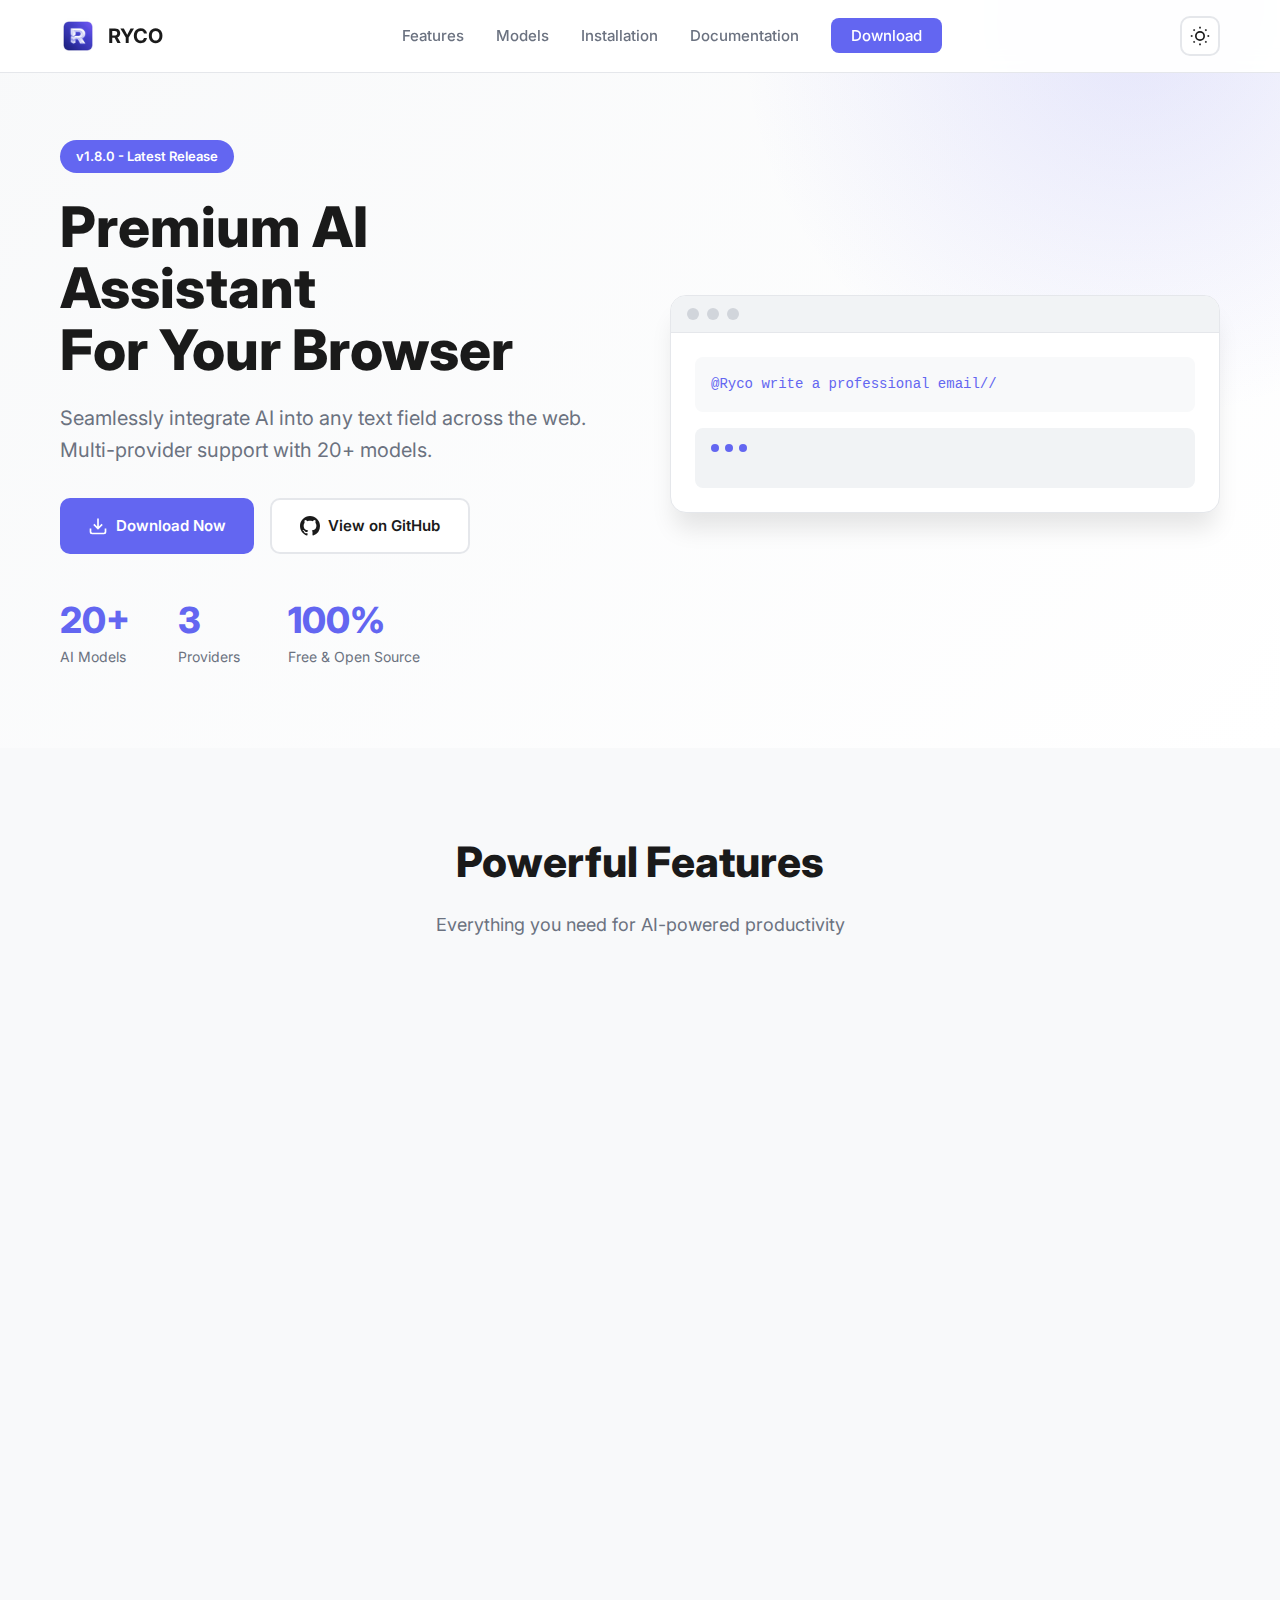
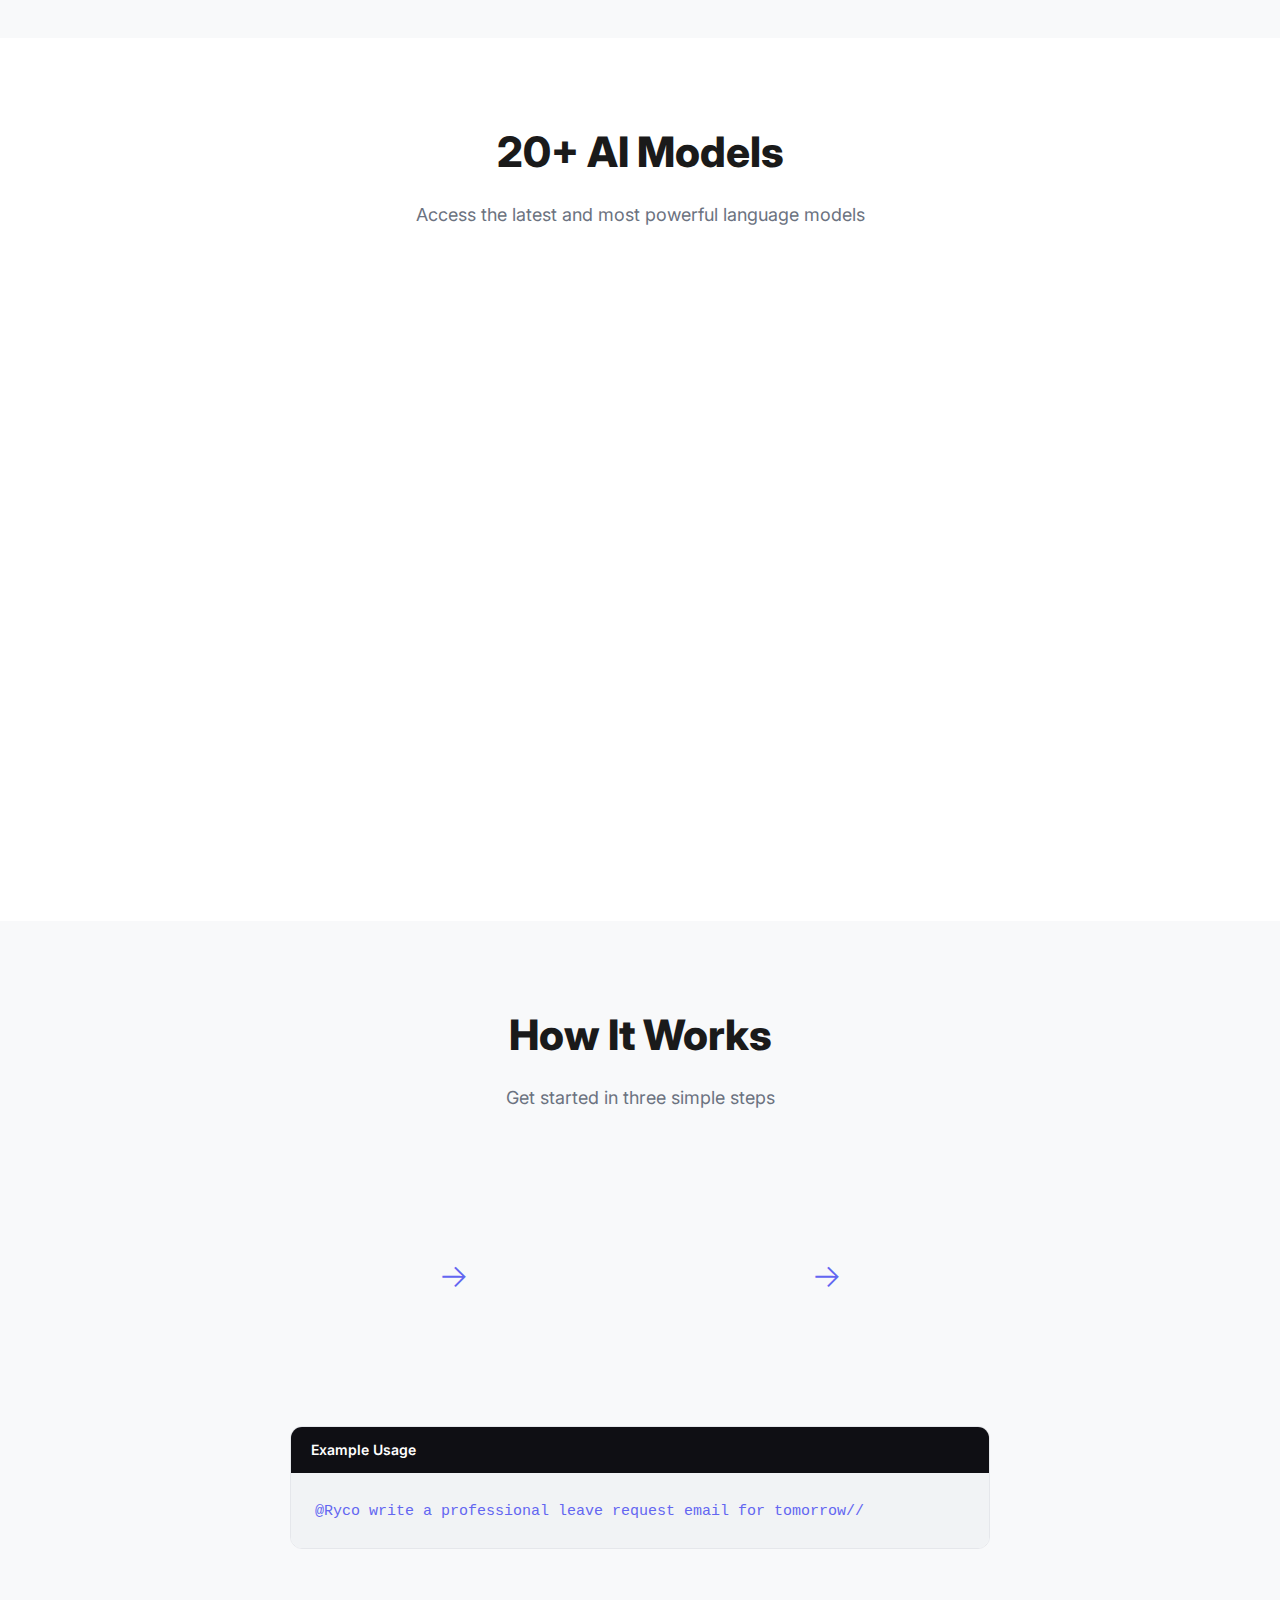
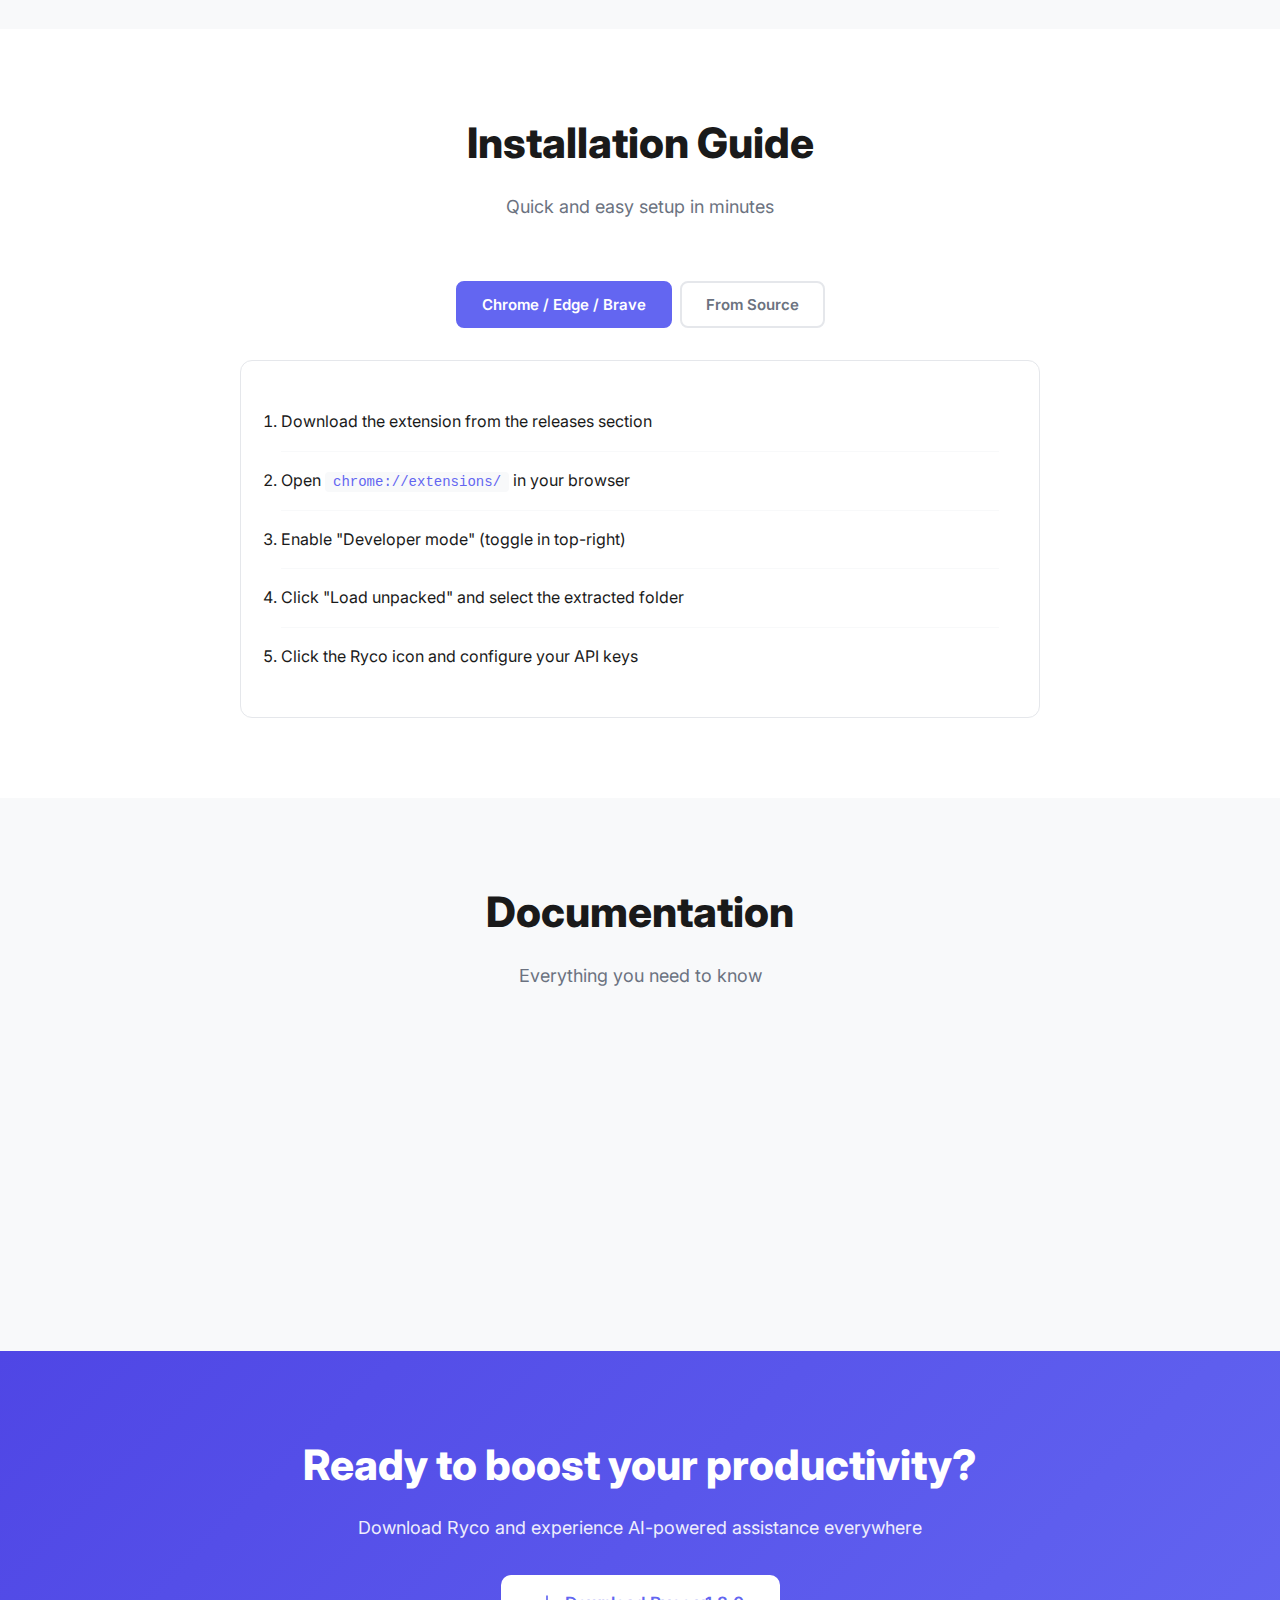
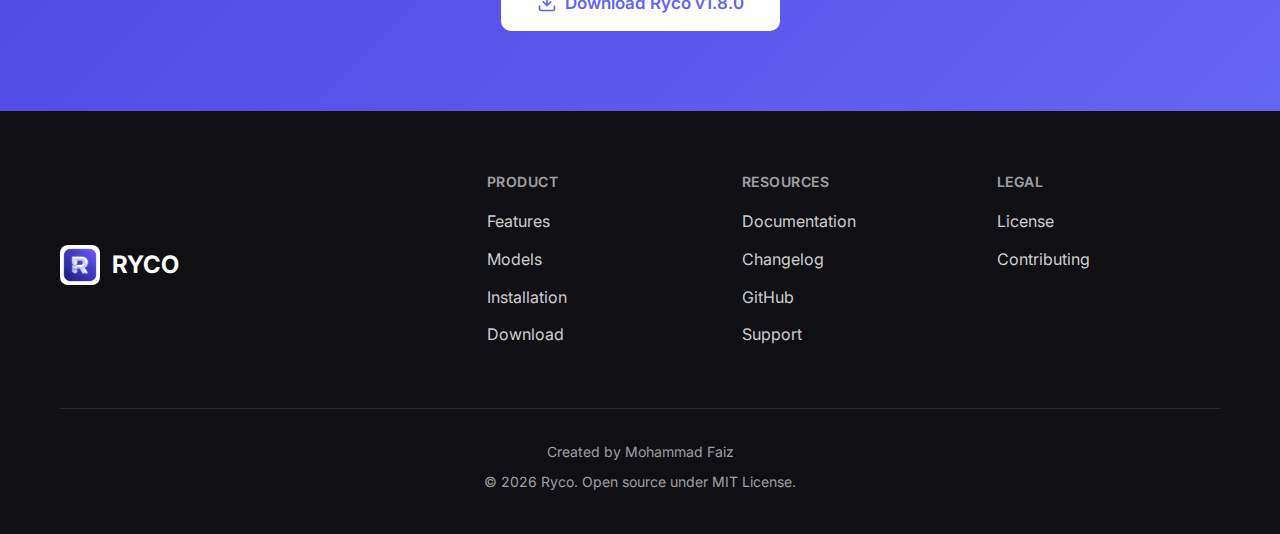
<file: Web/index.html>
<!DOCTYPE html>
<html lang="en">
<head>
    <meta charset="UTF-8">
    <meta name="viewport" content="width=device-width, initial-scale=1.0">
    <meta name="description" content="Ryco - Premium AI assistant browser extension that works anywhere on the web. Multi-provider support for NVIDIA NIM, Google Gemini, and OpenAI.">
    <meta name="keywords" content="AI assistant, browser extension, NVIDIA NIM, Google Gemini, OpenAI, productivity">
    <meta name="author" content="Mohammad Faiz">
    <meta name="color-scheme" content="light dark">
    <title>Ryco - Multi-LLM AI Assistant Browser Extension</title>
    <link rel="shortcut icon" href="favicon.png" type="image/png">
    <link rel="icon" type="image/png" sizes="16x16" href="icons/icon-16.png">
    <link rel="icon" type="image/png" sizes="48x48" href="icons/icon-48.png">
    <link rel="icon" type="image/png" sizes="128x128" href="icons/icon-128.png">
    <link rel="apple-touch-icon" sizes="128x128" href="icons/icon-128.png">
    <link href="https://fonts.googleapis.com/css2?family=Inter:wght@300;400;500;600;700;800&display=swap" rel="stylesheet">
    <link rel="stylesheet" href="styles.css">
</head>
<body>
    <!-- 
        THEME SYSTEM:
        - Automatically detects system theme preference (prefers-color-scheme)
        - Switches theme in real-time when system preference changes
        - Manual theme toggle available in navigation
        - Theme preference persisted in localStorage
        - Syncs across browser tabs automatically
        - No flash of unstyled content (FOUC)
        - Corporate-level production-grade implementation
        
        API:
        - RycoTheme.toggle() - Toggle between light/dark
        - RycoTheme.setTheme('light'|'dark'|'auto') - Set specific theme
        - RycoTheme.getEffectiveTheme() - Get current active theme
    -->
    <!-- Navigation -->
    <nav class="navbar">
        <div class="container">
            <div class="nav-brand">
                <img src="icons/icon-48.png" alt="Ryco Logo" class="nav-logo">
                <span class="nav-title">RYCO</span>
            </div>
            <ul class="nav-menu" role="navigation" aria-label="Main navigation">
                <li><a href="#features">Features</a></li>
                <li><a href="#models">Models</a></li>
                <li><a href="#installation">Installation</a></li>
                <li><a href="#docs">Documentation</a></li>
                <li><a href="#download" class="nav-cta">Download</a></li>
            </ul>
            <div class="nav-actions">
                <button class="theme-toggle" id="themeToggle" aria-label="Toggle theme" title="Toggle theme" type="button">
                    <svg class="theme-icon theme-icon-light" viewBox="0 0 24 24" fill="none" stroke="currentColor" stroke-width="2" aria-hidden="true">
                        <circle cx="12" cy="12" r="5"/>
                        <line x1="12" y1="1" x2="12" y2="3"/>
                        <line x1="12" y1="21" x2="12" y2="23"/>
                        <line x1="4.22" y1="4.22" x2="5.64" y2="5.64"/>
                        <line x1="18.36" y1="18.36" x2="19.78" y2="19.78"/>
                        <line x1="1" y1="12" x2="3" y2="12"/>
                        <line x1="21" y1="12" x2="23" y2="12"/>
                        <line x1="4.22" y1="19.78" x2="5.64" y2="18.36"/>
                        <line x1="18.36" y1="5.64" x2="19.78" y2="4.22"/>
                    </svg>
                    <svg class="theme-icon theme-icon-dark" viewBox="0 0 24 24" fill="none" stroke="currentColor" stroke-width="2" aria-hidden="true">
                        <path d="M21 12.79A9 9 0 1 1 11.21 3 7 7 0 0 0 21 12.79z"/>
                    </svg>
                </button>
                <button class="mobile-menu-toggle" aria-label="Toggle menu" aria-expanded="false" type="button">
                    <span></span>
                    <span></span>
                    <span></span>
                </button>
            </div>
        </div>
    </nav>

    <!-- Hero Section -->
    <section class="hero">
        <div class="container">
            <div class="hero-content">
                <div class="hero-badge">v1.8.0 - Latest Release</div>
                <h1 class="hero-title">Premium AI Assistant<br>For Your Browser</h1>
                <p class="hero-subtitle">Seamlessly integrate AI into any text field across the web. Multi-provider support with 20+ models.</p>
                <div class="hero-actions">
                    <button class="btn btn-primary" onclick="showDownloadModal()" type="button">
                        <svg width="20" height="20" viewBox="0 0 24 24" fill="none" stroke="currentColor" stroke-width="2" aria-hidden="true">
                            <path d="M21 15v4a2 2 0 01-2 2H5a2 2 0 01-2-2v-4M7 10l5 5 5-5M12 15V3"/>
                        </svg>
                        Download Now
                    </button>
                    <a href="https://github.com/Mohammad-Faiz-Cloud-Engineer/ryco-ai-assistant" class="btn btn-secondary" target="_blank" rel="noopener noreferrer">
                        <svg width="20" height="20" viewBox="0 0 24 24" fill="currentColor" aria-hidden="true">
                            <path d="M12 0C5.37 0 0 5.37 0 12c0 5.31 3.435 9.795 8.205 11.385.6.105.825-.255.825-.57 0-.285-.015-1.23-.015-2.235-3.015.555-3.795-.735-4.035-1.41-.135-.345-.72-1.41-1.23-1.695-.42-.225-1.02-.78-.015-.795.945-.015 1.62.87 1.845 1.23 1.08 1.815 2.805 1.305 3.495.99.105-.78.42-1.305.765-1.605-2.67-.3-5.46-1.335-5.46-5.925 0-1.305.465-2.385 1.23-3.225-.12-.3-.54-1.53.12-3.18 0 0 1.005-.315 3.3 1.23.96-.27 1.98-.405 3-.405s2.04.135 3 .405c2.295-1.56 3.3-1.23 3.3-1.23.66 1.65.24 2.88.12 3.18.765.84 1.23 1.905 1.23 3.225 0 4.605-2.805 5.625-5.475 5.925.435.375.81 1.095.81 2.22 0 1.605-.015 2.895-.015 3.3 0 .315.225.69.825.57A12.02 12.02 0 0024 12c0-6.63-5.37-12-12-12z"/>
                        </svg>
                        View on GitHub
                    </a>
                </div>
                <div class="hero-stats">
                    <div class="stat">
                        <div class="stat-value">20+</div>
                        <div class="stat-label">AI Models</div>
                    </div>
                    <div class="stat">
                        <div class="stat-value">3</div>
                        <div class="stat-label">Providers</div>
                    </div>
                    <div class="stat">
                        <div class="stat-value">100%</div>
                        <div class="stat-label">Free & Open Source</div>
                    </div>
                </div>
            </div>
            <div class="hero-visual">
                <div class="demo-window">
                    <div class="demo-header">
                        <span class="demo-dot"></span>
                        <span class="demo-dot"></span>
                        <span class="demo-dot"></span>
                    </div>
                    <div class="demo-content">
                        <div class="demo-input">@Ryco write a professional email//</div>
                        <div class="demo-output">
                            <div class="typing-indicator">
                                <span></span><span></span><span></span>
                            </div>
                        </div>
                    </div>
                </div>
            </div>
        </div>
    </section>

    <!-- Features Section -->
    <section id="features" class="features">
        <div class="container">
            <div class="section-header">
                <h2>Powerful Features</h2>
                <p>Everything you need for AI-powered productivity</p>
            </div>
            <div class="features-grid">
                <div class="feature-card">
                    <div class="feature-icon">
                        <svg viewBox="0 0 24 24" fill="none" stroke="currentColor" stroke-width="2" aria-hidden="true">
                            <path d="M12 2L2 7l10 5 10-5-10-5z"/>
                            <path d="M2 17l10 5 10-5"/>
                            <path d="M2 12l10 5 10-5"/>
                        </svg>
                    </div>
                    <h3>Multi-Provider Support</h3>
                    <p>Choose from NVIDIA NIM, Google Gemini, or OpenAI. Switch providers seamlessly based on your needs.</p>
                </div>
                <div class="feature-card">
                    <div class="feature-icon">
                        <svg viewBox="0 0 24 24" fill="none" stroke="currentColor" stroke-width="2" aria-hidden="true">
                            <circle cx="12" cy="12" r="10"/>
                            <path d="M12 6v6l4 2"/>
                        </svg>
                    </div>
                    <h3>Real-Time Streaming</h3>
                    <p>Get instant responses with streaming technology. See AI generate text in real-time as you wait.</p>
                </div>
                <div class="feature-card">
                    <div class="feature-icon">
                        <svg viewBox="0 0 24 24" fill="none" stroke="currentColor" stroke-width="2" aria-hidden="true">
                            <rect x="3" y="11" width="18" height="11" rx="2" ry="2"/>
                            <path d="M7 11V7a5 5 0 0110 0v4"/>
                        </svg>
                    </div>
                    <h3>Enterprise Security</h3>
                    <p>AES-256 encryption for API keys. Your data stays private with no external tracking or collection.</p>
                </div>
                <div class="feature-card">
                    <div class="feature-icon">
                        <svg viewBox="0 0 24 24" fill="none" stroke="currentColor" stroke-width="2" aria-hidden="true">
                            <path d="M21 16V8a2 2 0 00-1-1.73l-7-4a2 2 0 00-2 0l-7 4A2 2 0 003 8v8a2 2 0 001 1.73l7 4a2 2 0 002 0l7-4A2 2 0 0021 16z"/>
                            <polyline points="3.27 6.96 12 12.01 20.73 6.96"/>
                            <line x1="12" y1="22.08" x2="12" y2="12"/>
                        </svg>
                    </div>
                    <h3>Universal Compatibility</h3>
                    <p>Works on any website with text input. Gmail, Slack, Twitter, LinkedIn, Notion, Discord, and more.</p>
                </div>
                <div class="feature-card">
                    <div class="feature-icon">
                        <svg viewBox="0 0 24 24" fill="none" stroke="currentColor" stroke-width="2" aria-hidden="true">
                            <path d="M12 2v20M17 5H9.5a3.5 3.5 0 000 7h5a3.5 3.5 0 010 7H6"/>
                        </svg>
                    </div>
                    <h3>Free Tier Available</h3>
                    <p>Get started with free API access from NVIDIA NIM and Google Gemini. No credit card required.</p>
                </div>
                <div class="feature-card">
                    <div class="feature-icon">
                        <svg viewBox="0 0 24 24" fill="none" stroke="currentColor" stroke-width="2" aria-hidden="true">
                            <path d="M21 12.79A9 9 0 1111.21 3 7 7 0 0021 12.79z"/>
                        </svg>
                    </div>
                    <h3>Dark & Light Themes</h3>
                    <p>Beautiful interface with dark and light modes. Professional design that matches your workflow.</p>
                </div>
            </div>
        </div>
    </section>

    <!-- Models Section -->
    <section id="models" class="models">
        <div class="container">
            <div class="section-header">
                <h2>20+ AI Models</h2>
                <p>Access the latest and most powerful language models</p>
            </div>
            <div class="models-grid">
                <div class="model-provider">
                    <div class="provider-header nvidia">
                        <div class="provider-icon">N</div>
                        <div>
                            <h3>NVIDIA NIM</h3>
                            <span class="provider-count">15 Models</span>
                        </div>
                    </div>
                    <ul class="model-list">
                        <li><strong>DeepSeek-R1</strong> - 671B reasoning model</li>
                        <li><strong>DeepSeek-V3 Series</strong> - Latest hybrid AI</li>
                        <li><strong>Mistral Large</strong> - 675B flagship model</li>
                        <li><strong>GPT-OSS</strong> - 120B open source</li>
                        <li><strong>Llama 3.1</strong> - 405B instruct model</li>
                        <li><strong>Mixtral 8x22B</strong> - Large MoE model</li>
                    </ul>
                </div>
                <div class="model-provider">
                    <div class="provider-header gemini">
                        <div class="provider-icon">G</div>
                        <div>
                            <h3>Google Gemini</h3>
                            <span class="provider-count">5 Models</span>
                        </div>
                    </div>
                    <ul class="model-list">
                        <li><strong>Gemini 3.1 Pro Preview</strong> - SOTA reasoning</li>
                        <li><strong>Gemini 3.1 Flash Preview</strong> - Fast intelligence</li>
                        <li><strong>Gemini 3.1 Flash Lite Preview</strong> - Cost-efficient</li>
                        <li><strong>Gemini Flash Latest</strong> - Auto-updates</li>
                        <li><strong>Gemini Flash Lite</strong> - Cost-effective</li>
                    </ul>
                </div>
                <div class="model-provider">
                    <div class="provider-header openai">
                        <div class="provider-icon">O</div>
                        <div>
                            <h3>OpenAI</h3>
                            <span class="provider-count">8 Models</span>
                        </div>
                    </div>
                    <ul class="model-list">
                        <li><strong>GPT-4o</strong> - Most capable model</li>
                        <li><strong>GPT-4o Mini</strong> - Fast and efficient</li>
                        <li><strong>GPT-5.2</strong> - Latest default model</li>
                        <li><strong>GPT-5.3 Instant</strong> - Fast variant</li>
                        <li><strong>GPT-5.4 Thinking</strong> - Advanced reasoning</li>
                        <li><strong>GPT-5.4 Pro</strong> - Premium model</li>
                        <li><strong>GPT-4 Turbo</strong> - Legacy advanced</li>
                        <li><strong>GPT-3.5 Turbo</strong> - Legacy fast</li>
                    </ul>
                </div>
            </div>
        </div>
    </section>

    <!-- How It Works -->
    <section class="how-it-works">
        <div class="container">
            <div class="section-header">
                <h2>How It Works</h2>
                <p>Get started in three simple steps</p>
            </div>
            <div class="steps">
                <div class="step">
                    <div class="step-number">1</div>
                    <h3>Install Extension</h3>
                    <p>Download and load the extension in your Chrome, Edge, or Brave browser.</p>
                </div>
                <div class="step-arrow">→</div>
                <div class="step">
                    <div class="step-number">2</div>
                    <h3>Configure API Key</h3>
                    <p>Add your API key from NVIDIA NIM, Google Gemini, or OpenAI.</p>
                </div>
                <div class="step-arrow">→</div>
                <div class="step">
                    <div class="step-number">3</div>
                    <h3>Start Using</h3>
                    <p>Type @Ryco followed by your prompt and // in any text field.</p>
                </div>
            </div>
            <div class="usage-example">
                <div class="example-header">Example Usage</div>
                <div class="example-code">
                    <code>@Ryco write a professional leave request email for tomorrow//</code>
                </div>
            </div>
        </div>
    </section>

    <!-- Installation Section -->
    <section id="installation" class="installation">
        <div class="container">
            <div class="section-header">
                <h2>Installation Guide</h2>
                <p>Quick and easy setup in minutes</p>
            </div>
            <div class="install-tabs" role="tablist" aria-label="Installation methods">
                <button class="install-tab active" data-tab="chrome" role="tab" aria-selected="true" aria-controls="chrome-panel">Chrome / Edge / Brave</button>
                <button class="install-tab" data-tab="source" role="tab" aria-selected="false" aria-controls="source-panel">From Source</button>
            </div>
            <div class="install-content">
                <div class="install-panel active" id="chrome-panel" role="tabpanel" aria-labelledby="chrome-tab">
                    <ol class="install-steps">
                        <li>Download the extension from the releases section</li>
                        <li>Open <code>chrome://extensions/</code> in your browser</li>
                        <li>Enable "Developer mode" (toggle in top-right)</li>
                        <li>Click "Load unpacked" and select the extracted folder</li>
                        <li>Click the Ryco icon and configure your API keys</li>
                    </ol>
                </div>
                <div class="install-panel" id="source-panel" role="tabpanel" aria-labelledby="source-tab">
                    <div class="code-block">
                        <pre><code># Clone the repository
git clone https://github.com/Mohammad-Faiz-Cloud-Engineer/ryco-ai-assistant.git
cd ryco-ai-assistant

# Load in browser
1. Open chrome://extensions/
2. Enable "Developer mode"
3. Click "Load unpacked"
4. Select the ryco-ai-assistant folder</code></pre>
                    </div>
                </div>
            </div>
        </div>
    </section>

    <!-- Documentation Section -->
    <section id="docs" class="documentation">
        <div class="container">
            <div class="section-header">
                <h2>Documentation</h2>
                <p>Everything you need to know</p>
            </div>
            <div class="docs-grid">
                <a href="#" class="doc-card" onclick="showDocModal('readme'); return false;">
                    <div class="doc-icon">
                        <svg viewBox="0 0 24 24" fill="none" stroke="currentColor" stroke-width="2" aria-hidden="true">
                            <path d="M14 2H6a2 2 0 00-2 2v16a2 2 0 002 2h12a2 2 0 002-2V8z"/>
                            <polyline points="14 2 14 8 20 8"/>
                            <line x1="16" y1="13" x2="8" y2="13"/>
                            <line x1="16" y1="17" x2="8" y2="17"/>
                            <polyline points="10 9 9 9 8 9"/>
                        </svg>
                    </div>
                    <h3>README</h3>
                    <p>Complete overview, features, and usage examples</p>
                </a>
                <a href="#" class="doc-card" onclick="showDocModal('install'); return false;">
                    <div class="doc-icon">
                        <svg viewBox="0 0 24 24" fill="none" stroke="currentColor" stroke-width="2" aria-hidden="true">
                            <path d="M21 15v4a2 2 0 01-2 2H5a2 2 0 01-2-2v-4"/>
                            <polyline points="7 10 12 15 17 10"/>
                            <line x1="12" y1="15" x2="12" y2="3"/>
                        </svg>
                    </div>
                    <h3>Installation</h3>
                    <p>Detailed installation and setup instructions</p>
                </a>
                <a href="#" class="doc-card" onclick="showDocModal('contributing'); return false;">
                    <div class="doc-icon">
                        <svg viewBox="0 0 24 24" fill="none" stroke="currentColor" stroke-width="2" aria-hidden="true">
                            <path d="M17 21v-2a4 4 0 00-4-4H5a4 4 0 00-4 4v2"/>
                            <circle cx="9" cy="7" r="4"/>
                            <path d="M23 21v-2a4 4 0 00-3-3.87"/>
                            <path d="M16 3.13a4 4 0 010 7.75"/>
                        </svg>
                    </div>
                    <h3>Contributing</h3>
                    <p>Guidelines for contributing to the project</p>
                </a>
                <a href="#" class="doc-card" onclick="showDocModal('changelog'); return false;">
                    <div class="doc-icon">
                        <svg viewBox="0 0 24 24" fill="none" stroke="currentColor" stroke-width="2" aria-hidden="true">
                            <circle cx="12" cy="12" r="10"/>
                            <polyline points="12 6 12 12 16 14"/>
                        </svg>
                    </div>
                    <h3>Changelog</h3>
                    <p>Version history and release notes</p>
                </a>
            </div>
        </div>
    </section>

    <!-- CTA Section -->
    <section class="cta">
        <div class="container">
            <h2>Ready to boost your productivity?</h2>
            <p>Download Ryco and experience AI-powered assistance everywhere</p>
            <button class="btn btn-primary btn-large" onclick="showDownloadModal()" type="button">
                <svg width="24" height="24" viewBox="0 0 24 24" fill="none" stroke="currentColor" stroke-width="2" aria-hidden="true">
                    <path d="M21 15v4a2 2 0 01-2 2H5a2 2 0 01-2-2v-4M7 10l5 5 5-5M12 15V3"/>
                </svg>
                Download Ryco v1.8.0
            </button>
        </div>
    </section>

    <!-- Footer -->
    <footer class="footer">
        <div class="container">
            <div class="footer-content">
                <div class="footer-brand">
                    <img src="icons/icon-48.png" alt="Ryco Logo">
                    <span>RYCO</span>
                </div>
                <div class="footer-links">
                    <div class="footer-column">
                        <h4>Product</h4>
                        <a href="#features">Features</a>
                        <a href="#models">Models</a>
                        <a href="#installation">Installation</a>
                        <a href="#download" onclick="showDownloadModal(); return false;">Download</a>
                    </div>
                    <div class="footer-column">
                        <h4>Resources</h4>
                        <a href="#" onclick="showDocModal('readme'); return false;">Documentation</a>
                        <a href="#" onclick="showDocModal('changelog'); return false;">Changelog</a>
                        <a href="https://github.com/Mohammad-Faiz-Cloud-Engineer/ryco-ai-assistant" target="_blank">GitHub</a>
                        <a href="https://github.com/Mohammad-Faiz-Cloud-Engineer/ryco-ai-assistant/issues" target="_blank">Support</a>
                    </div>
                    <div class="footer-column">
                        <h4>Legal</h4>
                        <a href="https://github.com/Mohammad-Faiz-Cloud-Engineer/ryco-ai-assistant/blob/main/LICENSE" target="_blank">License</a>
                        <a href="#" onclick="showDocModal('contributing'); return false;">Contributing</a>
                    </div>
                </div>
            </div>
            <div class="footer-bottom">
                <p>Created by Mohammad Faiz</p>
                <p>© 2026 Ryco. Open source under MIT License.</p>
            </div>
        </div>
    </footer>

    <!-- Download Modal -->
    <div id="downloadModal" class="modal" role="dialog" aria-modal="true" aria-labelledby="downloadModalTitle" aria-hidden="true">
        <div class="modal-content">
            <div class="modal-header">
                <h2 id="downloadModalTitle">Download Ryco</h2>
                <button class="modal-close" onclick="closeDownloadModal()" aria-label="Close modal" type="button">&times;</button>
            </div>
            <div class="modal-body">
                <p class="modal-description">Choose a version to download. Each release includes all necessary files.</p>
                <div class="releases">
                    <!-- v1.8.0 - Latest -->
                    <div class="release-card">
                        <div class="release-header">
                            <div>
                                <h3>v1.8.0</h3>
                                <span class="release-badge">Latest</span>
                            </div>
                            <span class="release-date">April 8, 2026</span>
                        </div>
                        <p class="release-description">Latest stable release with all features and improvements from previous versions.</p>
                        <div class="release-features">
                            <span class="feature-tag">Stable</span>
                            <span class="feature-tag">Production Ready</span>
                            <span class="feature-tag">All Features</span>
                            <span class="feature-tag">Optimized</span>
                        </div>
                        <a href="https://github.com/Mohammad-Faiz-Cloud-Engineer/ryco-ai-assistant/releases/download/v1.8.0/ryco-ai-assistant-v1.8.0.zip" class="btn btn-primary btn-full" download rel="noopener noreferrer">
                            <svg width="20" height="20" viewBox="0 0 24 24" fill="none" stroke="currentColor" stroke-width="2" aria-hidden="true">
                                <path d="M21 15v4a2 2 0 01-2 2H5a2 2 0 01-2-2v-4M7 10l5 5 5-5M12 15V3"/>
                            </svg>
                            Download v1.8.0
                        </a>
                    </div>

                    <!-- v1.7.0 -->
                    <div class="release-card">
                        <div class="release-header">
                            <div>
                                <h3>v1.7.0</h3>
                                <span class="release-badge" style="background: var(--ryco-text-tertiary);">Previous</span>
                            </div>
                            <span class="release-date">Feb 4, 2026</span>
                        </div>
                        <p class="release-description">Copy button with auto-close, enhanced reliability, and production-grade improvements.</p>
                        <div class="release-features">
                            <span class="feature-tag">Copy Button</span>
                            <span class="feature-tag">Auto-Close</span>
                            <span class="feature-tag">Keyboard Shortcuts</span>
                            <span class="feature-tag">Bug Fixes</span>
                        </div>
                        <a href="https://github.com/Mohammad-Faiz-Cloud-Engineer/ryco-ai-assistant/releases/download/v1.7.0/ryco-ai-assistant-v1.7.0.zip" class="btn btn-secondary btn-full" download rel="noopener noreferrer">
                            <svg width="20" height="20" viewBox="0 0 24 24" fill="none" stroke="currentColor" stroke-width="2" aria-hidden="true">
                                <path d="M21 15v4a2 2 0 01-2 2H5a2 2 0 01-2-2v-4M7 10l5 5 5-5M12 15V3"/>
                            </svg>
                            Download v1.7.0
                        </a>
                    </div>

                    <!-- v1.6.0 -->
                    <div class="release-card">
                        <div class="release-header">
                            <div>
                                <h3>v1.6.0</h3>
                            </div>
                            <span class="release-date">February 1, 2026</span>
                        </div>
                        <p class="release-description">Rock-Solid Quality Update! Buttery smooth 60fps animations, enhanced security with input validation, memory leak fixes, and better error messages. Everything just works better.</p>
                        <div class="release-features">
                            <span class="feature-tag">60fps Smooth</span>
                            <span class="feature-tag">Enhanced Security</span>
                            <span class="feature-tag">Memory Leaks Fixed</span>
                            <span class="feature-tag">Better Errors</span>
                        </div>
                        <a href="https://github.com/Mohammad-Faiz-Cloud-Engineer/ryco-ai-assistant/releases/download/v1.6.0/ryco-ai-assistant-v1.6.0.zip" class="btn btn-primary btn-full" download rel="noopener noreferrer">
                            <svg width="20" height="20" viewBox="0 0 24 24" fill="none" stroke="currentColor" stroke-width="2" aria-hidden="true">
                                <path d="M21 15v4a2 2 0 01-2 2H5a2 2 0 01-2-2v-4M7 10l5 5 5-5M12 15V3"/>
                            </svg>
                            Download v1.6.0
                        </a>
                    </div>

                    <!-- v1.5.0 - Previous -->
                    <div class="release-card">
                        <div class="release-header">
                            <div>
                                <h3>v1.5.0</h3>
                                <span class="release-badge" style="background: var(--ryco-text-tertiary);">Previous</span>
                            </div>
                            <span class="release-date">February 1, 2026</span>
                        </div>
                        <p class="release-description">Undetectable AI responses! Advanced human-like writing that bypasses AI detection tools. Scores 15-25% on detectors (appears human-written).</p>
                        <div class="release-features">
                            <span class="feature-tag">Undetectable</span>
                            <span class="feature-tag">Human-Like</span>
                            <span class="feature-tag">Natural Voice</span>
                            <span class="feature-tag">AI Bypass</span>
                        </div>
                        <a href="https://github.com/Mohammad-Faiz-Cloud-Engineer/ryco-ai-assistant/releases/download/v1.5.0/ryco-ai-assistant-v1.5.0.zip" class="btn btn-secondary btn-full" download rel="noopener noreferrer">
                            <svg width="20" height="20" viewBox="0 0 24 24" fill="none" stroke="currentColor" stroke-width="2" aria-hidden="true">
                                <path d="M21 15v4a2 2 0 01-2 2H5a2 2 0 01-2-2v-4M7 10l5 5 5-5M12 15V3"/>
                            </svg>
                            Download v1.5.0
                        </a>
                    </div>

                    <!-- v1.4.0 - Previous -->
                    <div class="release-card">
                        <div class="release-header">
                            <div>
                                <h3>v1.4.0</h3>
                                <span class="release-badge" style="background: var(--ryco-text-tertiary);">Previous</span>
                            </div>
                            <span class="release-date">February 1, 2026</span>
                        </div>
                        <p class="release-description">Code quality improvements! 33% faster trigger detection, smoother animations, and enterprise-grade optimizations.</p>
                        <div class="release-features">
                            <span class="feature-tag">33% Faster</span>
                            <span class="feature-tag">Smoother UI</span>
                            <span class="feature-tag">Zero Warnings</span>
                            <span class="feature-tag">Enterprise Grade</span>
                        </div>
                        <a href="https://github.com/Mohammad-Faiz-Cloud-Engineer/ryco-ai-assistant/releases/download/v1.4.0/ryco-ai-assistant-main.V1.4.0.zip" class="btn btn-secondary btn-full" download rel="noopener noreferrer">
                            <svg width="20" height="20" viewBox="0 0 24 24" fill="none" stroke="currentColor" stroke-width="2" aria-hidden="true">
                                <path d="M21 15v4a2 2 0 01-2 2H5a2 2 0 01-2-2v-4M7 10l5 5 5-5M12 15V3"/>
                            </svg>
                            Download v1.4.0
                        </a>
                    </div>

                    <!-- v1.3.0 - Previous -->
                    <div class="release-card">
                        <div class="release-header">
                            <div>
                                <h3>v1.3.0</h3>
                                <span class="release-badge" style="background: var(--ryco-text-tertiary);">Previous</span>
                            </div>
                            <span class="release-date">January 30, 2026</span>
                        </div>
                        <p class="release-description">Major performance boost! All providers optimized for 35-50% faster responses with advanced generation parameters and real-time monitoring.</p>
                        <div class="release-features">
                            <span class="feature-tag">50% Faster</span>
                            <span class="feature-tag">All Providers</span>
                            <span class="feature-tag">Performance Metrics</span>
                            <span class="feature-tag">Optimized</span>
                        </div>
                        <a href="https://github.com/Mohammad-Faiz-Cloud-Engineer/ryco-ai-assistant/releases/download/v1.3.0/ryco-ai-assistant-main.V1.3.0.zip" class="btn btn-primary btn-full" download rel="noopener noreferrer">
                            <svg width="20" height="20" viewBox="0 0 24 24" fill="none" stroke="currentColor" stroke-width="2" aria-hidden="true">
                                <path d="M21 15v4a2 2 0 01-2 2H5a2 2 0 01-2-2v-4M7 10l5 5 5-5M12 15V3"/>
                            </svg>
                            Download v1.3.0
                        </a>
                    </div>

                    <!-- v1.2.0 - Previous -->
                    <div class="release-card">
                        <div class="release-header">
                            <div>
                                <h3>v1.2.0</h3>
                                <span class="release-badge" style="background: var(--ryco-text-tertiary);">Previous</span>
                            </div>
                            <span class="release-date">January 29, 2026</span>
                        </div>
                        <p class="release-description">User profile management for personalized AI responses. Includes comprehensive profile fields and smart context integration.</p>
                        <div class="release-features">
                            <span class="feature-tag">User Profiles</span>
                            <span class="feature-tag">Context Integration</span>
                            <span class="feature-tag">Gemini Fix</span>
                            <span class="feature-tag">Privacy-First</span>
                        </div>
                        <a href="https://github.com/Mohammad-Faiz-Cloud-Engineer/ryco-ai-assistant/releases/download/v1.2.0/ryco-ai-assistant-main.V1.2.0.zip" class="btn btn-secondary btn-full" download rel="noopener noreferrer">
                            <svg width="20" height="20" viewBox="0 0 24 24" fill="none" stroke="currentColor" stroke-width="2" aria-hidden="true">
                                <path d="M21 15v4a2 2 0 01-2 2H5a2 2 0 01-2-2v-4M7 10l5 5 5-5M12 15V3"/>
                            </svg>
                            Download v1.2.0
                        </a>
                    </div>

                    <!-- v1.1.0 - Previous -->
                    <div class="release-card">
                        <div class="release-header">
                            <div>
                                <h3>v1.1.0</h3>
                                <span class="release-badge" style="background: var(--ryco-text-tertiary);">Previous</span>
                            </div>
                            <span class="release-date">January 29, 2026</span>
                        </div>
                        <p class="release-description">Enhanced streaming performance with fixed Google Gemini responses, real logo integration, and production-grade optimizations.</p>
                        <div class="release-features">
                            <span class="feature-tag">Enhanced Streaming</span>
                            <span class="feature-tag">Real Logo</span>
                            <span class="feature-tag">Performance</span>
                            <span class="feature-tag">Bug Fixes</span>
                        </div>
                        <a href="https://github.com/Mohammad-Faiz-Cloud-Engineer/ryco-ai-assistant/releases/download/v1.1.0/ryco-ai-assistant-main.V1.1.0.zip" class="btn btn-primary btn-full" download rel="noopener noreferrer">
                            <svg width="20" height="20" viewBox="0 0 24 24" fill="none" stroke="currentColor" stroke-width="2" aria-hidden="true">
                                <path d="M21 15v4a2 2 0 01-2 2H5a2 2 0 01-2-2v-4M7 10l5 5 5-5M12 15V3"/>
                            </svg>
                            Download v1.1.0
                        </a>
                    </div>
                    
                    <!-- v1.0.0 - Previous -->
                    <div class="release-card">
                        <div class="release-header">
                            <div>
                                <h3>v1.0.0</h3>
                                <span class="release-badge" style="background: var(--ryco-text-tertiary);">Previous</span>
                            </div>
                            <span class="release-date">January 29, 2026</span>
                        </div>
                        <p class="release-description">Initial stable release with multi-provider support, 20+ AI models, and enterprise-grade security.</p>
                        <div class="release-features">
                            <span class="feature-tag">NVIDIA NIM</span>
                            <span class="feature-tag">Google Gemini</span>
                            <span class="feature-tag">OpenAI</span>
                            <span class="feature-tag">20+ Models</span>
                        </div>
                        <a href="https://github.com/Mohammad-Faiz-Cloud-Engineer/ryco-ai-assistant/releases/download/v1.0.0/ryco-ai-assistant-main.zip" class="btn btn-secondary btn-full" download rel="noopener noreferrer">
                            <svg width="20" height="20" viewBox="0 0 24 24" fill="none" stroke="currentColor" stroke-width="2" aria-hidden="true">
                                <path d="M21 15v4a2 2 0 01-2 2H5a2 2 0 01-2-2v-4M7 10l5 5 5-5M12 15V3"/>
                            </svg>
                            Download v1.0.0
                        </a>
                    </div>
                </div>
                <div class="install-note">
                    <svg viewBox="0 0 24 24" fill="none" stroke="currentColor" stroke-width="2" aria-hidden="true">
                        <circle cx="12" cy="12" r="10"/>
                        <line x1="12" y1="16" x2="12" y2="12"/>
                        <line x1="12" y1="8" x2="12.01" y2="8"/>
                    </svg>
                    <p>After downloading, extract the ZIP file and follow the <a href="#installation">installation guide</a>.</p>
                </div>
            </div>
        </div>
    </div>

    <!-- Documentation Modal -->
    <div id="docModal" class="modal" role="dialog" aria-modal="true" aria-labelledby="docModalTitle" aria-hidden="true">
        <div class="modal-content modal-large">
            <div class="modal-header">
                <h2 id="docModalTitle">Documentation</h2>
                <button class="modal-close" onclick="closeDocModal()" aria-label="Close modal" type="button">&times;</button>
            </div>
            <div class="modal-body">
                <div id="docModalContent" class="doc-content"></div>
            </div>
        </div>
    </div>

    <script src="script.js"></script>
</body>
</html>
</file>
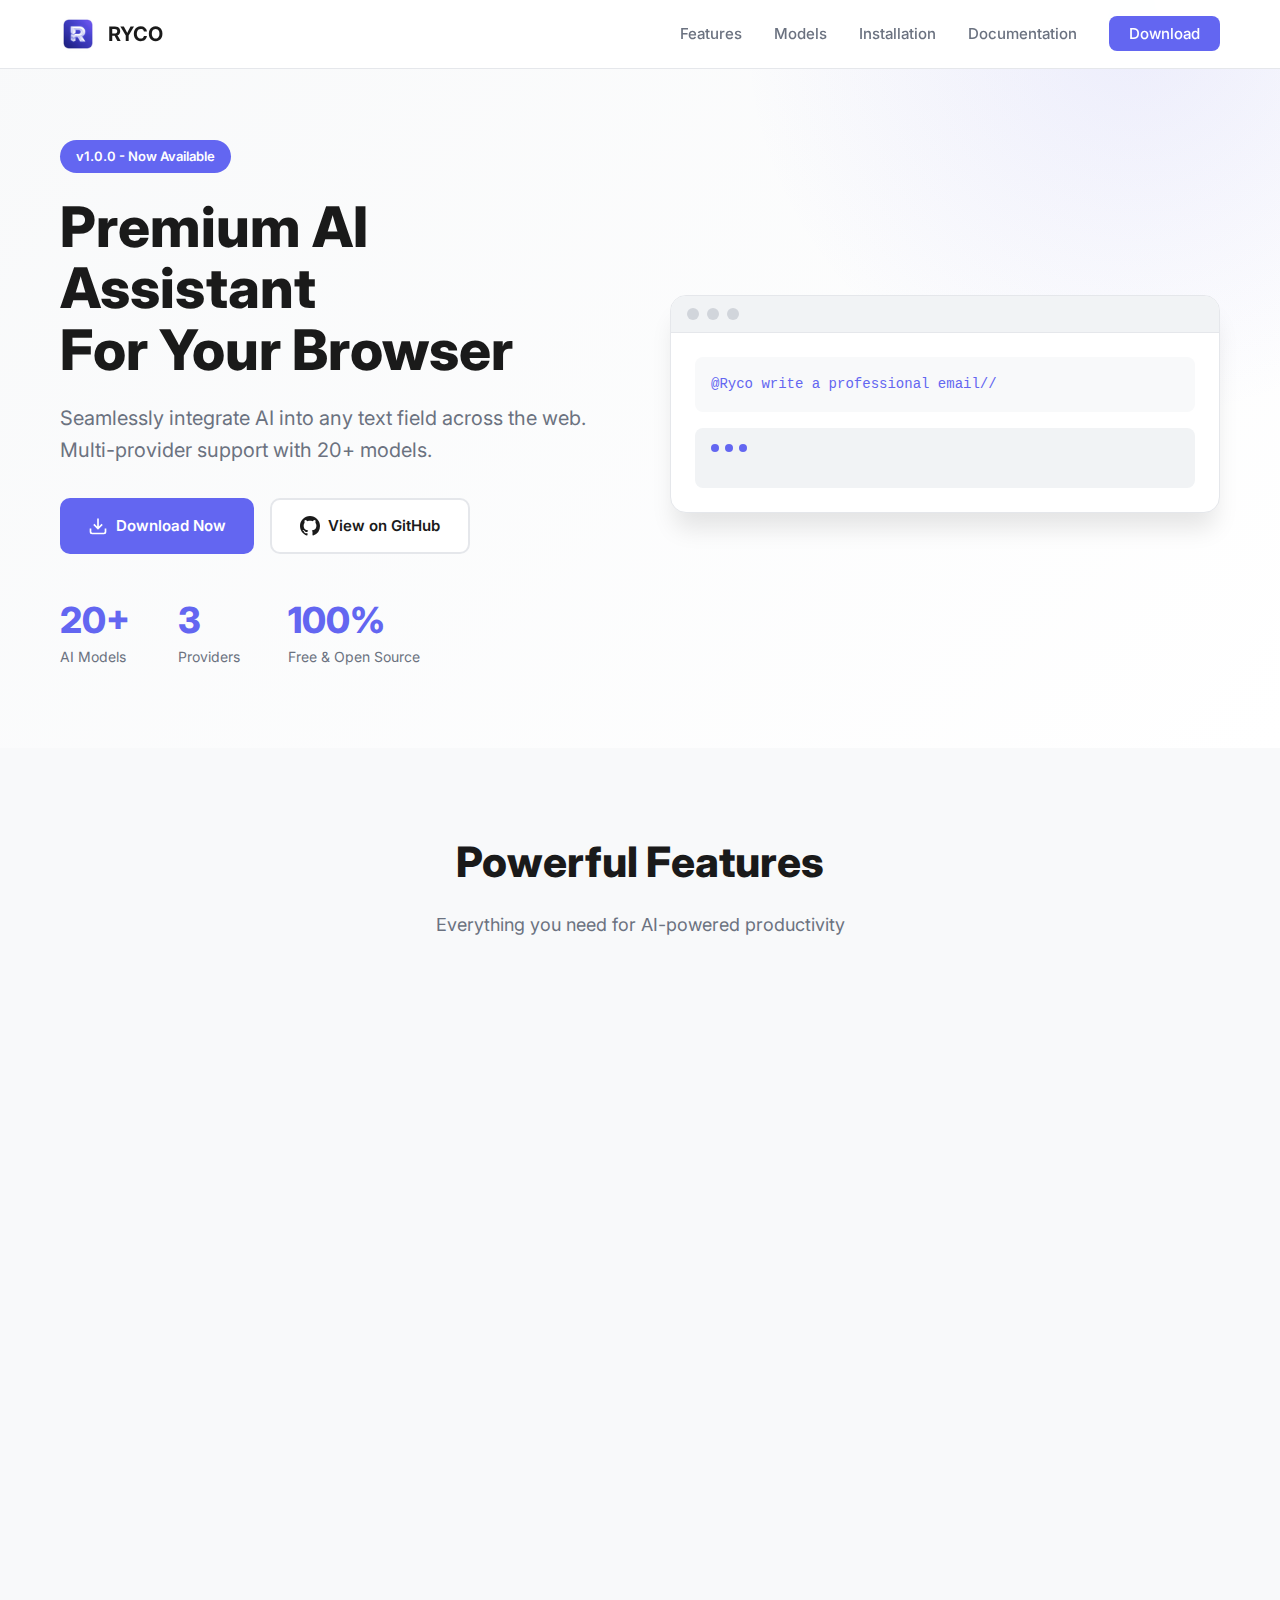
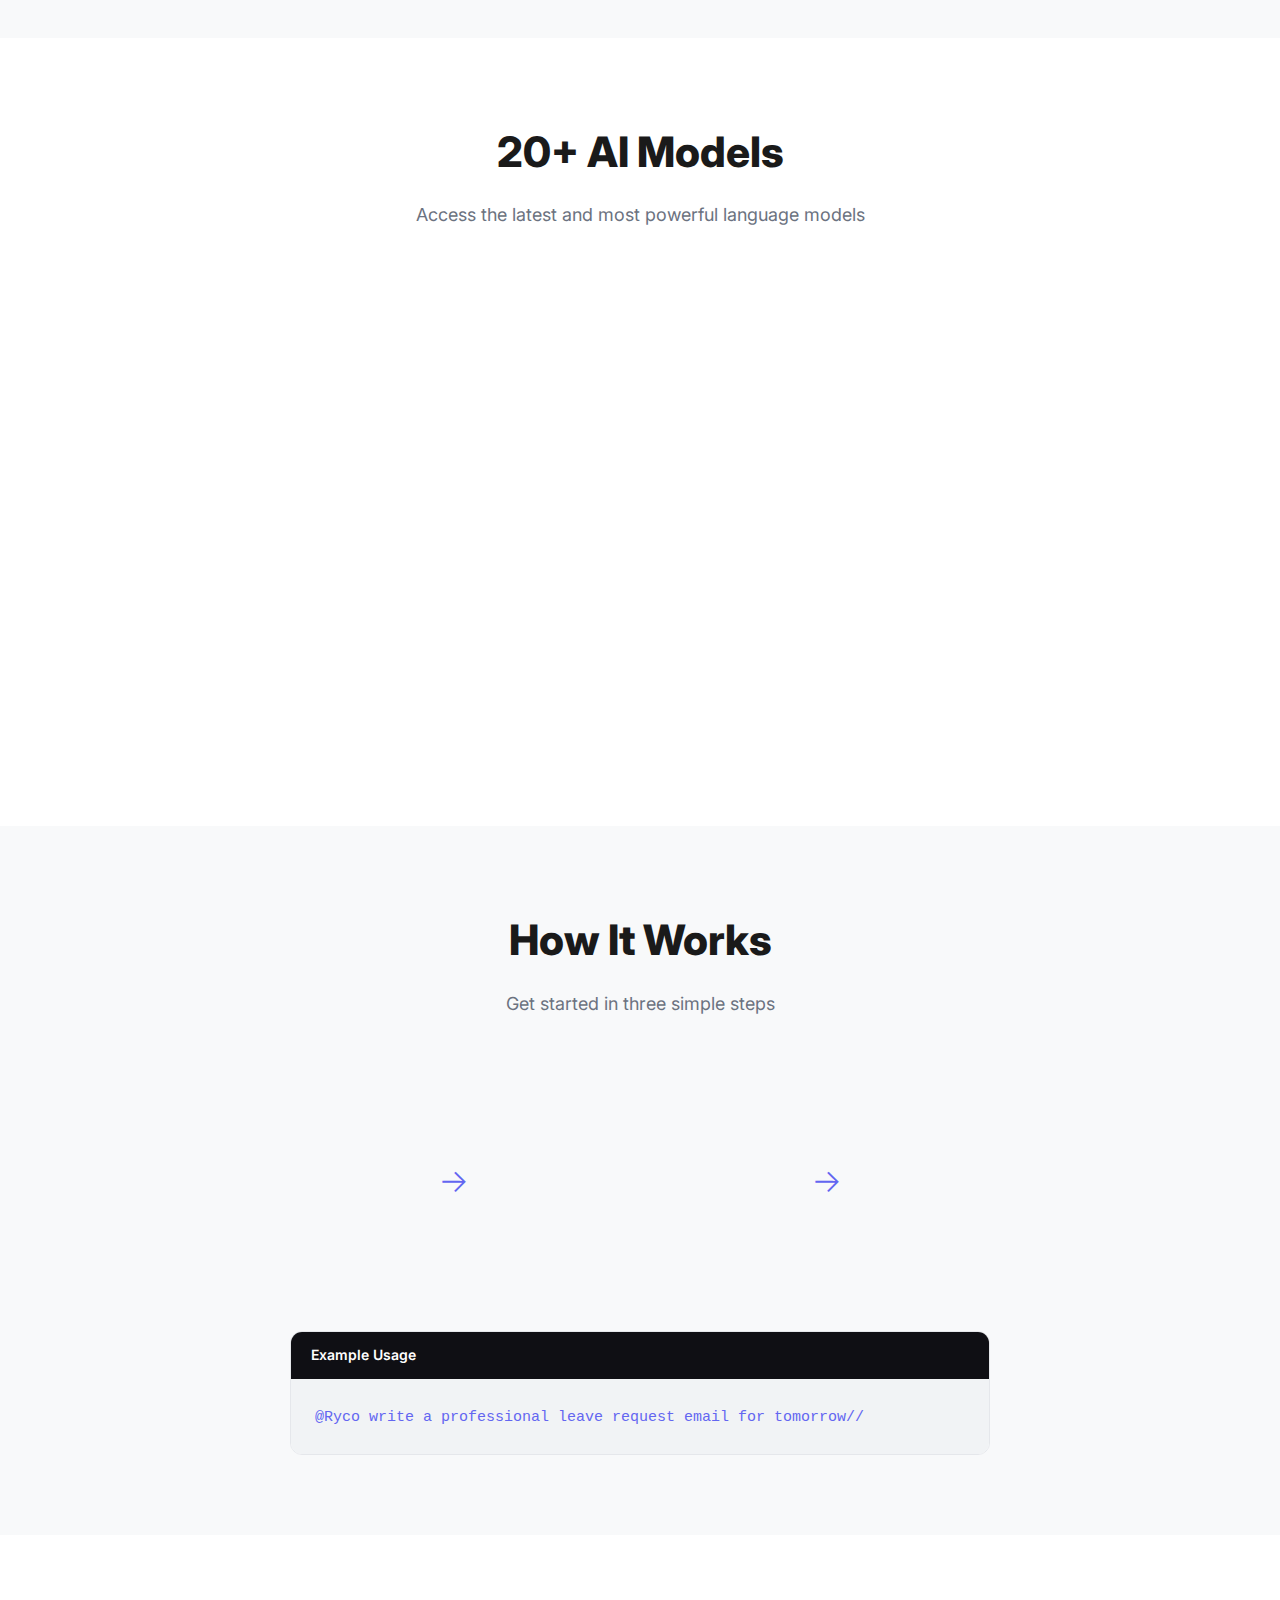
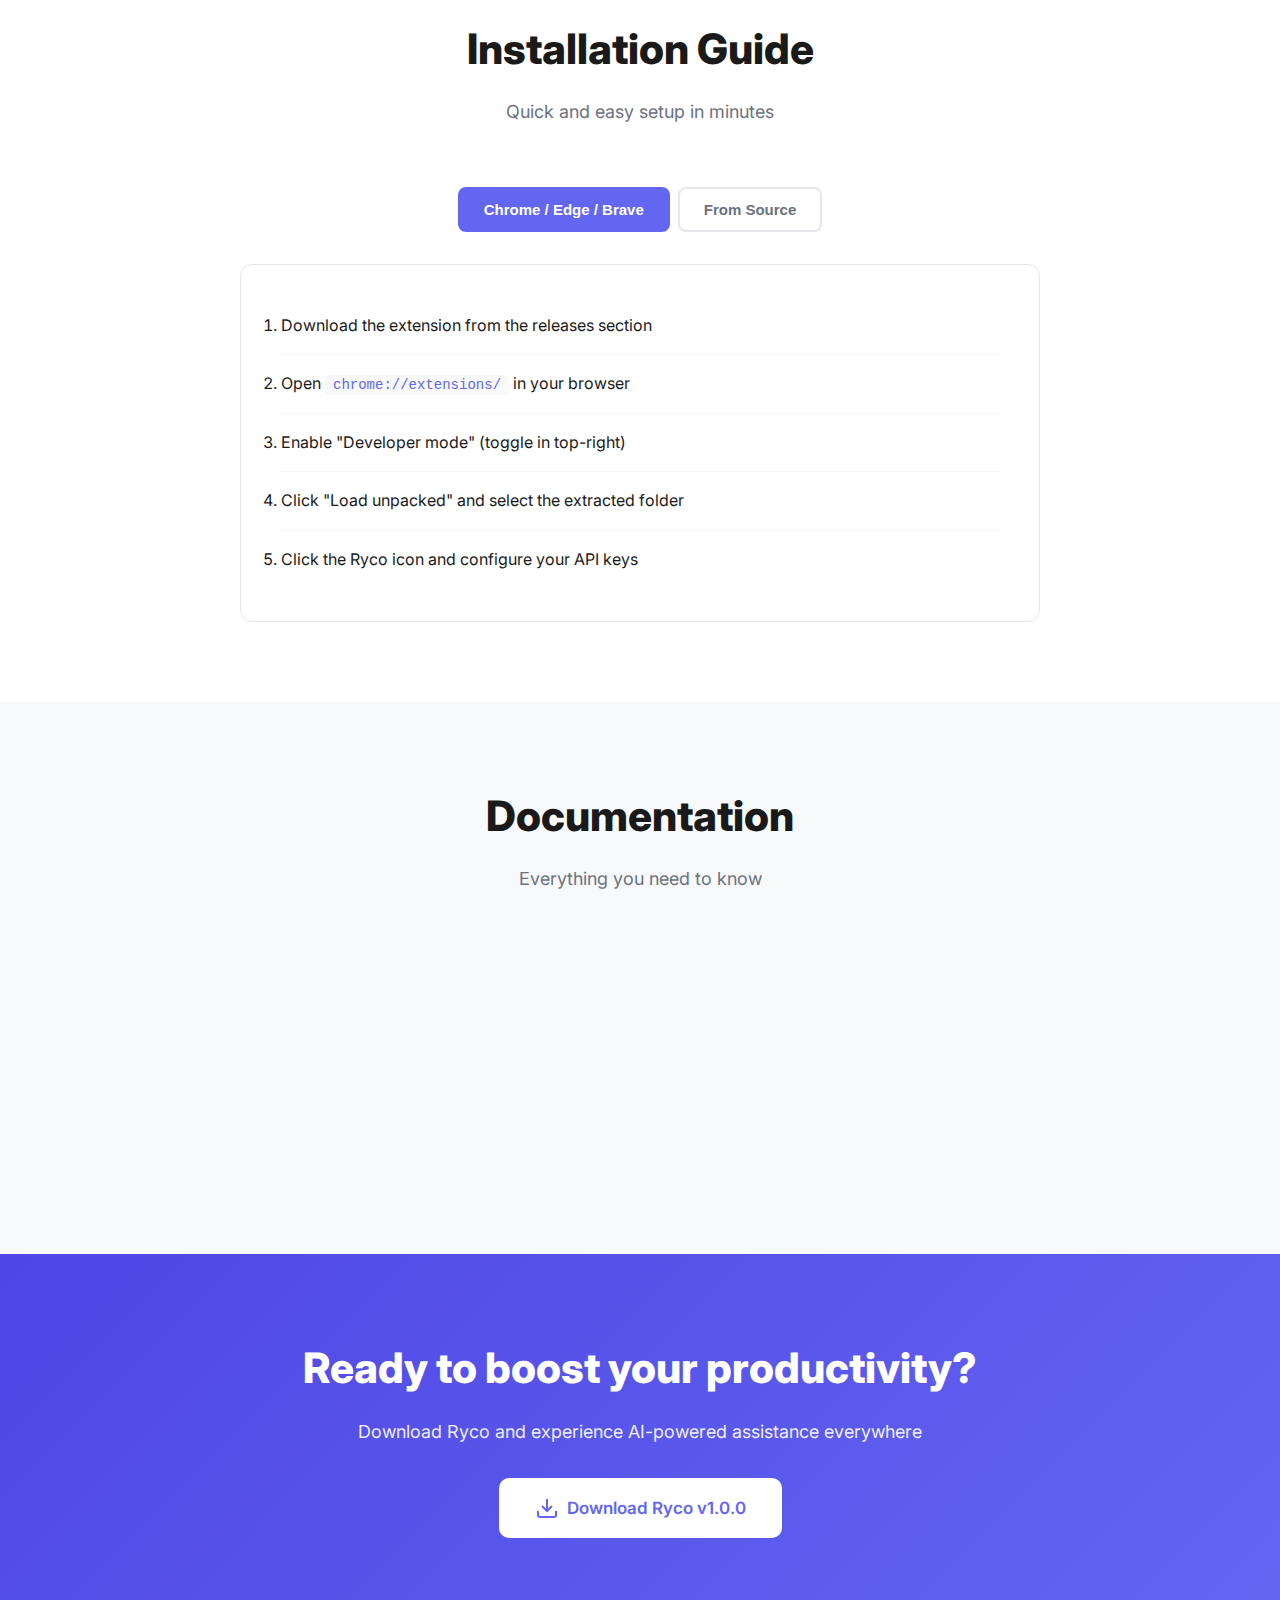
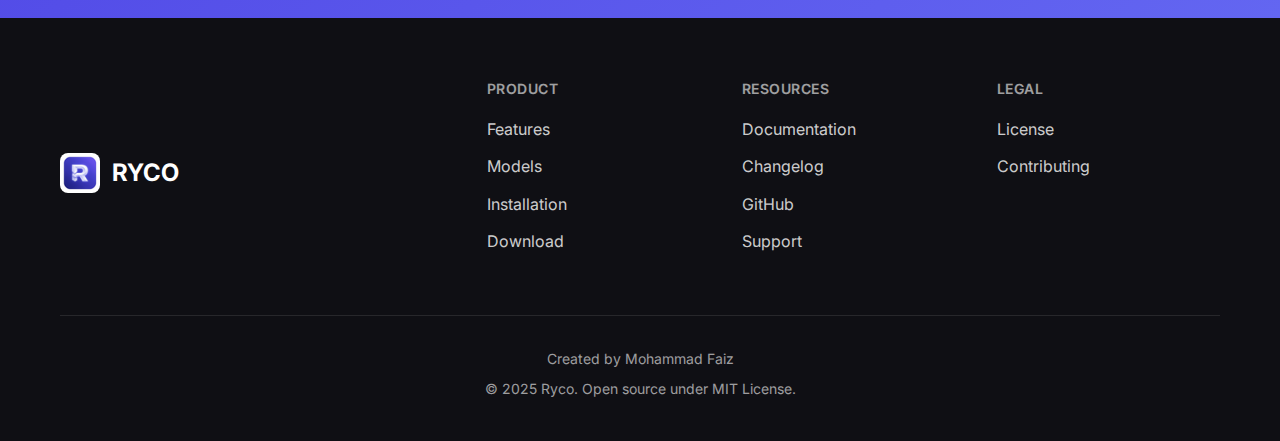
<file: website/index.html>
<!DOCTYPE html>
<html lang="en">
<head>
    <meta charset="UTF-8">
    <meta name="viewport" content="width=device-width, initial-scale=1.0">
    <meta name="description" content="Ryco - Premium AI assistant browser extension that works anywhere on the web. Multi-provider support for NVIDIA NIM, Google Gemini, and OpenAI.">
    <meta name="keywords" content="AI assistant, browser extension, NVIDIA NIM, Google Gemini, OpenAI, productivity">
    <meta name="author" content="Mohammad Faiz">
    <title>Ryco - Multi-LLM AI Assistant Browser Extension</title>
    <link rel="icon" type="image/png" href="../icons/icon-48.png">
    <link href="https://fonts.googleapis.com/css2?family=Inter:wght@300;400;500;600;700;800&display=swap" rel="stylesheet">
    <link rel="stylesheet" href="styles.css">
</head>
<body>
    <!-- Navigation -->
    <nav class="navbar">
        <div class="container">
            <div class="nav-brand">
                <img src="../icons/icon-48.png" alt="Ryco Logo" class="nav-logo">
                <span class="nav-title">RYCO</span>
            </div>
            <ul class="nav-menu">
                <li><a href="#features">Features</a></li>
                <li><a href="#models">Models</a></li>
                <li><a href="#installation">Installation</a></li>
                <li><a href="#docs">Documentation</a></li>
                <li><a href="#download" class="nav-cta">Download</a></li>
            </ul>
            <button class="mobile-menu-toggle" aria-label="Toggle menu">
                <span></span>
                <span></span>
                <span></span>
            </button>
        </div>
    </nav>

    <!-- Hero Section -->
    <section class="hero">
        <div class="container">
            <div class="hero-content">
                <div class="hero-badge">v1.0.0 - Now Available</div>
                <h1 class="hero-title">Premium AI Assistant<br>For Your Browser</h1>
                <p class="hero-subtitle">Seamlessly integrate AI into any text field across the web. Multi-provider support with 20+ models.</p>
                <div class="hero-actions">
                    <button class="btn btn-primary" onclick="showDownloadModal()">
                        <svg width="20" height="20" viewBox="0 0 24 24" fill="none" stroke="currentColor" stroke-width="2">
                            <path d="M21 15v4a2 2 0 01-2 2H5a2 2 0 01-2-2v-4M7 10l5 5 5-5M12 15V3"/>
                        </svg>
                        Download Now
                    </button>
                    <a href="https://github.com/Mohammad-Faiz-Cloud-Engineer/ryco-ai-assistant" class="btn btn-secondary" target="_blank">
                        <svg width="20" height="20" viewBox="0 0 24 24" fill="currentColor">
                            <path d="M12 0C5.37 0 0 5.37 0 12c0 5.31 3.435 9.795 8.205 11.385.6.105.825-.255.825-.57 0-.285-.015-1.23-.015-2.235-3.015.555-3.795-.735-4.035-1.41-.135-.345-.72-1.41-1.23-1.695-.42-.225-1.02-.78-.015-.795.945-.015 1.62.87 1.845 1.23 1.08 1.815 2.805 1.305 3.495.99.105-.78.42-1.305.765-1.605-2.67-.3-5.46-1.335-5.46-5.925 0-1.305.465-2.385 1.23-3.225-.12-.3-.54-1.53.12-3.18 0 0 1.005-.315 3.3 1.23.96-.27 1.98-.405 3-.405s2.04.135 3 .405c2.295-1.56 3.3-1.23 3.3-1.23.66 1.65.24 2.88.12 3.18.765.84 1.23 1.905 1.23 3.225 0 4.605-2.805 5.625-5.475 5.925.435.375.81 1.095.81 2.22 0 1.605-.015 2.895-.015 3.3 0 .315.225.69.825.57A12.02 12.02 0 0024 12c0-6.63-5.37-12-12-12z"/>
                        </svg>
                        View on GitHub
                    </a>
                </div>
                <div class="hero-stats">
                    <div class="stat">
                        <div class="stat-value">20+</div>
                        <div class="stat-label">AI Models</div>
                    </div>
                    <div class="stat">
                        <div class="stat-value">3</div>
                        <div class="stat-label">Providers</div>
                    </div>
                    <div class="stat">
                        <div class="stat-value">100%</div>
                        <div class="stat-label">Free & Open Source</div>
                    </div>
                </div>
            </div>
            <div class="hero-visual">
                <div class="demo-window">
                    <div class="demo-header">
                        <span class="demo-dot"></span>
                        <span class="demo-dot"></span>
                        <span class="demo-dot"></span>
                    </div>
                    <div class="demo-content">
                        <div class="demo-input">@Ryco write a professional email//</div>
                        <div class="demo-output">
                            <div class="typing-indicator">
                                <span></span><span></span><span></span>
                            </div>
                        </div>
                    </div>
                </div>
            </div>
        </div>
    </section>

    <!-- Features Section -->
    <section id="features" class="features">
        <div class="container">
            <div class="section-header">
                <h2>Powerful Features</h2>
                <p>Everything you need for AI-powered productivity</p>
            </div>
            <div class="features-grid">
                <div class="feature-card">
                    <div class="feature-icon">
                        <svg viewBox="0 0 24 24" fill="none" stroke="currentColor" stroke-width="2">
                            <path d="M12 2L2 7l10 5 10-5-10-5z"/>
                            <path d="M2 17l10 5 10-5"/>
                            <path d="M2 12l10 5 10-5"/>
                        </svg>
                    </div>
                    <h3>Multi-Provider Support</h3>
                    <p>Choose from NVIDIA NIM, Google Gemini, or OpenAI. Switch providers seamlessly based on your needs.</p>
                </div>
                <div class="feature-card">
                    <div class="feature-icon">
                        <svg viewBox="0 0 24 24" fill="none" stroke="currentColor" stroke-width="2">
                            <circle cx="12" cy="12" r="10"/>
                            <path d="M12 6v6l4 2"/>
                        </svg>
                    </div>
                    <h3>Real-Time Streaming</h3>
                    <p>Get instant responses with streaming technology. See AI generate text in real-time as you wait.</p>
                </div>
                <div class="feature-card">
                    <div class="feature-icon">
                        <svg viewBox="0 0 24 24" fill="none" stroke="currentColor" stroke-width="2">
                            <rect x="3" y="11" width="18" height="11" rx="2" ry="2"/>
                            <path d="M7 11V7a5 5 0 0110 0v4"/>
                        </svg>
                    </div>
                    <h3>Enterprise Security</h3>
                    <p>AES-256 encryption for API keys. Your data stays private with no external tracking or collection.</p>
                </div>
                <div class="feature-card">
                    <div class="feature-icon">
                        <svg viewBox="0 0 24 24" fill="none" stroke="currentColor" stroke-width="2">
                            <path d="M21 16V8a2 2 0 00-1-1.73l-7-4a2 2 0 00-2 0l-7 4A2 2 0 003 8v8a2 2 0 001 1.73l7 4a2 2 0 002 0l7-4A2 2 0 0021 16z"/>
                            <polyline points="3.27 6.96 12 12.01 20.73 6.96"/>
                            <line x1="12" y1="22.08" x2="12" y2="12"/>
                        </svg>
                    </div>
                    <h3>Universal Compatibility</h3>
                    <p>Works on any website with text input. Gmail, Slack, Twitter, LinkedIn, Notion, Discord, and more.</p>
                </div>
                <div class="feature-card">
                    <div class="feature-icon">
                        <svg viewBox="0 0 24 24" fill="none" stroke="currentColor" stroke-width="2">
                            <path d="M12 2v20M17 5H9.5a3.5 3.5 0 000 7h5a3.5 3.5 0 010 7H6"/>
                        </svg>
                    </div>
                    <h3>Free Tier Available</h3>
                    <p>Get started with free API access from NVIDIA NIM and Google Gemini. No credit card required.</p>
                </div>
                <div class="feature-card">
                    <div class="feature-icon">
                        <svg viewBox="0 0 24 24" fill="none" stroke="currentColor" stroke-width="2">
                            <path d="M21 12.79A9 9 0 1111.21 3 7 7 0 0021 12.79z"/>
                        </svg>
                    </div>
                    <h3>Dark & Light Themes</h3>
                    <p>Beautiful interface with dark and light modes. Professional design that matches your workflow.</p>
                </div>
            </div>
        </div>
    </section>

    <!-- Models Section -->
    <section id="models" class="models">
        <div class="container">
            <div class="section-header">
                <h2>20+ AI Models</h2>
                <p>Access the latest and most powerful language models</p>
            </div>
            <div class="models-grid">
                <div class="model-provider">
                    <div class="provider-header nvidia">
                        <div class="provider-icon">N</div>
                        <div>
                            <h3>NVIDIA NIM</h3>
                            <span class="provider-count">15 Models</span>
                        </div>
                    </div>
                    <ul class="model-list">
                        <li><strong>DeepSeek-R1</strong> - 671B reasoning model</li>
                        <li><strong>DeepSeek-V3 Series</strong> - Latest hybrid AI</li>
                        <li><strong>Mistral Large</strong> - 675B flagship model</li>
                        <li><strong>GPT-OSS</strong> - 120B open source</li>
                        <li><strong>Llama 3.1</strong> - 405B instruct model</li>
                        <li><strong>Mixtral 8x22B</strong> - Large MoE model</li>
                    </ul>
                </div>
                <div class="model-provider">
                    <div class="provider-header gemini">
                        <div class="provider-icon">G</div>
                        <div>
                            <h3>Google Gemini</h3>
                            <span class="provider-count">4 Models</span>
                        </div>
                    </div>
                    <ul class="model-list">
                        <li><strong>Gemini 3 Pro Preview</strong> - SOTA reasoning</li>
                        <li><strong>Gemini 3 Flash Preview</strong> - Fast intelligence</li>
                        <li><strong>Gemini Flash Latest</strong> - Auto-updates</li>
                        <li><strong>Gemini Flash Lite</strong> - Cost-effective</li>
                    </ul>
                </div>
                <div class="model-provider">
                    <div class="provider-header openai">
                        <div class="provider-icon">O</div>
                        <div>
                            <h3>OpenAI</h3>
                            <span class="provider-count">4 Models</span>
                        </div>
                    </div>
                    <ul class="model-list">
                        <li><strong>GPT-4o</strong> - Most capable model</li>
                        <li><strong>GPT-4o Mini</strong> - Fast and efficient</li>
                        <li><strong>GPT-4 Turbo</strong> - Advanced reasoning</li>
                        <li><strong>GPT-3.5 Turbo</strong> - Fast and affordable</li>
                    </ul>
                </div>
            </div>
        </div>
    </section>

    <!-- How It Works -->
    <section class="how-it-works">
        <div class="container">
            <div class="section-header">
                <h2>How It Works</h2>
                <p>Get started in three simple steps</p>
            </div>
            <div class="steps">
                <div class="step">
                    <div class="step-number">1</div>
                    <h3>Install Extension</h3>
                    <p>Download and load the extension in your Chrome, Edge, or Brave browser.</p>
                </div>
                <div class="step-arrow">→</div>
                <div class="step">
                    <div class="step-number">2</div>
                    <h3>Configure API Key</h3>
                    <p>Add your API key from NVIDIA NIM, Google Gemini, or OpenAI.</p>
                </div>
                <div class="step-arrow">→</div>
                <div class="step">
                    <div class="step-number">3</div>
                    <h3>Start Using</h3>
                    <p>Type @Ryco followed by your prompt and // in any text field.</p>
                </div>
            </div>
            <div class="usage-example">
                <div class="example-header">Example Usage</div>
                <div class="example-code">
                    <code>@Ryco write a professional leave request email for tomorrow//</code>
                </div>
            </div>
        </div>
    </section>

    <!-- Installation Section -->
    <section id="installation" class="installation">
        <div class="container">
            <div class="section-header">
                <h2>Installation Guide</h2>
                <p>Quick and easy setup in minutes</p>
            </div>
            <div class="install-tabs">
                <button class="install-tab active" data-tab="chrome">Chrome / Edge / Brave</button>
                <button class="install-tab" data-tab="source">From Source</button>
            </div>
            <div class="install-content">
                <div class="install-panel active" id="chrome-panel">
                    <ol class="install-steps">
                        <li>Download the extension from the releases section</li>
                        <li>Open <code>chrome://extensions/</code> in your browser</li>
                        <li>Enable "Developer mode" (toggle in top-right)</li>
                        <li>Click "Load unpacked" and select the extracted folder</li>
                        <li>Click the Ryco icon and configure your API keys</li>
                    </ol>
                </div>
                <div class="install-panel" id="source-panel">
                    <div class="code-block">
                        <pre><code># Clone the repository
git clone https://github.com/Mohammad-Faiz-Cloud-Engineer/ryco-ai-assistant.git
cd ryco-ai-assistant

# Load in browser
1. Open chrome://extensions/
2. Enable "Developer mode"
3. Click "Load unpacked"
4. Select the ryco-ai-assistant folder</code></pre>
                    </div>
                </div>
            </div>
        </div>
    </section>

    <!-- Documentation Section -->
    <section id="docs" class="documentation">
        <div class="container">
            <div class="section-header">
                <h2>Documentation</h2>
                <p>Everything you need to know</p>
            </div>
            <div class="docs-grid">
                <a href="#" class="doc-card" onclick="showDocModal('readme'); return false;">
                    <div class="doc-icon">
                        <svg viewBox="0 0 24 24" fill="none" stroke="currentColor" stroke-width="2">
                            <path d="M14 2H6a2 2 0 00-2 2v16a2 2 0 002 2h12a2 2 0 002-2V8z"/>
                            <polyline points="14 2 14 8 20 8"/>
                            <line x1="16" y1="13" x2="8" y2="13"/>
                            <line x1="16" y1="17" x2="8" y2="17"/>
                            <polyline points="10 9 9 9 8 9"/>
                        </svg>
                    </div>
                    <h3>README</h3>
                    <p>Complete overview, features, and usage examples</p>
                </a>
                <a href="#" class="doc-card" onclick="showDocModal('install'); return false;">
                    <div class="doc-icon">
                        <svg viewBox="0 0 24 24" fill="none" stroke="currentColor" stroke-width="2">
                            <path d="M21 15v4a2 2 0 01-2 2H5a2 2 0 01-2-2v-4"/>
                            <polyline points="7 10 12 15 17 10"/>
                            <line x1="12" y1="15" x2="12" y2="3"/>
                        </svg>
                    </div>
                    <h3>Installation</h3>
                    <p>Detailed installation and setup instructions</p>
                </a>
                <a href="#" class="doc-card" onclick="showDocModal('contributing'); return false;">
                    <div class="doc-icon">
                        <svg viewBox="0 0 24 24" fill="none" stroke="currentColor" stroke-width="2">
                            <path d="M17 21v-2a4 4 0 00-4-4H5a4 4 0 00-4 4v2"/>
                            <circle cx="9" cy="7" r="4"/>
                            <path d="M23 21v-2a4 4 0 00-3-3.87"/>
                            <path d="M16 3.13a4 4 0 010 7.75"/>
                        </svg>
                    </div>
                    <h3>Contributing</h3>
                    <p>Guidelines for contributing to the project</p>
                </a>
                <a href="#" class="doc-card" onclick="showDocModal('changelog'); return false;">
                    <div class="doc-icon">
                        <svg viewBox="0 0 24 24" fill="none" stroke="currentColor" stroke-width="2">
                            <circle cx="12" cy="12" r="10"/>
                            <polyline points="12 6 12 12 16 14"/>
                        </svg>
                    </div>
                    <h3>Changelog</h3>
                    <p>Version history and release notes</p>
                </a>
            </div>
        </div>
    </section>

    <!-- CTA Section -->
    <section class="cta">
        <div class="container">
            <h2>Ready to boost your productivity?</h2>
            <p>Download Ryco and experience AI-powered assistance everywhere</p>
            <button class="btn btn-primary btn-large" onclick="showDownloadModal()">
                <svg width="24" height="24" viewBox="0 0 24 24" fill="none" stroke="currentColor" stroke-width="2">
                    <path d="M21 15v4a2 2 0 01-2 2H5a2 2 0 01-2-2v-4M7 10l5 5 5-5M12 15V3"/>
                </svg>
                Download Ryco v1.0.0
            </button>
        </div>
    </section>

    <!-- Footer -->
    <footer class="footer">
        <div class="container">
            <div class="footer-content">
                <div class="footer-brand">
                    <img src="../icons/icon-48.png" alt="Ryco Logo">
                    <span>RYCO</span>
                </div>
                <div class="footer-links">
                    <div class="footer-column">
                        <h4>Product</h4>
                        <a href="#features">Features</a>
                        <a href="#models">Models</a>
                        <a href="#installation">Installation</a>
                        <a href="#download" onclick="showDownloadModal(); return false;">Download</a>
                    </div>
                    <div class="footer-column">
                        <h4>Resources</h4>
                        <a href="#" onclick="showDocModal('readme'); return false;">Documentation</a>
                        <a href="#" onclick="showDocModal('changelog'); return false;">Changelog</a>
                        <a href="https://github.com/Mohammad-Faiz-Cloud-Engineer/ryco-ai-assistant" target="_blank">GitHub</a>
                        <a href="https://github.com/Mohammad-Faiz-Cloud-Engineer/ryco-ai-assistant/issues" target="_blank">Support</a>
                    </div>
                    <div class="footer-column">
                        <h4>Legal</h4>
                        <a href="https://github.com/Mohammad-Faiz-Cloud-Engineer/ryco-ai-assistant/blob/main/LICENSE" target="_blank">License</a>
                        <a href="#" onclick="showDocModal('contributing'); return false;">Contributing</a>
                    </div>
                </div>
            </div>
            <div class="footer-bottom">
                <p>Created by Mohammad Faiz</p>
                <p>© 2025 Ryco. Open source under MIT License.</p>
            </div>
        </div>
    </footer>

    <!-- Download Modal -->
    <div id="downloadModal" class="modal">
        <div class="modal-content">
            <div class="modal-header">
                <h2>Download Ryco</h2>
                <button class="modal-close" onclick="closeDownloadModal()">&times;</button>
            </div>
            <div class="modal-body">
                <p class="modal-description">Choose a version to download. Each release includes all necessary files.</p>
                <div class="releases">
                    <div class="release-card">
                        <div class="release-header">
                            <div>
                                <h3>v1.0.0</h3>
                                <span class="release-badge">Latest</span>
                            </div>
                            <span class="release-date">January 29, 2025</span>
                        </div>
                        <p class="release-description">Initial stable release with multi-provider support, 20+ AI models, and enterprise-grade security.</p>
                        <div class="release-features">
                            <span class="feature-tag">NVIDIA NIM</span>
                            <span class="feature-tag">Google Gemini</span>
                            <span class="feature-tag">OpenAI</span>
                            <span class="feature-tag">20+ Models</span>
                        </div>
                        <a href="https://github.com/Mohammad-Faiz-Cloud-Engineer/ryco-ai-assistant/releases/download/v1.0.0/ryco-ai-assistant-main.zip" class="btn btn-primary btn-full" download>
                            <svg width="20" height="20" viewBox="0 0 24 24" fill="none" stroke="currentColor" stroke-width="2">
                                <path d="M21 15v4a2 2 0 01-2 2H5a2 2 0 01-2-2v-4M7 10l5 5 5-5M12 15V3"/>
                            </svg>
                            Download v1.0.0
                        </a>
                    </div>
                </div>
                <div class="install-note">
                    <svg viewBox="0 0 24 24" fill="none" stroke="currentColor" stroke-width="2">
                        <circle cx="12" cy="12" r="10"/>
                        <line x1="12" y1="16" x2="12" y2="12"/>
                        <line x1="12" y1="8" x2="12.01" y2="8"/>
                    </svg>
                    <p>After downloading, extract the ZIP file and follow the <a href="#installation">installation guide</a>.</p>
                </div>
            </div>
        </div>
    </div>

    <!-- Documentation Modal -->
    <div id="docModal" class="modal">
        <div class="modal-content modal-large">
            <div class="modal-header">
                <h2 id="docModalTitle">Documentation</h2>
                <button class="modal-close" onclick="closeDocModal()">&times;</button>
            </div>
            <div class="modal-body">
                <div id="docModalContent" class="doc-content"></div>
            </div>
        </div>
    </div>

    <script src="script.js"></script>
</body>
</html>
</file>
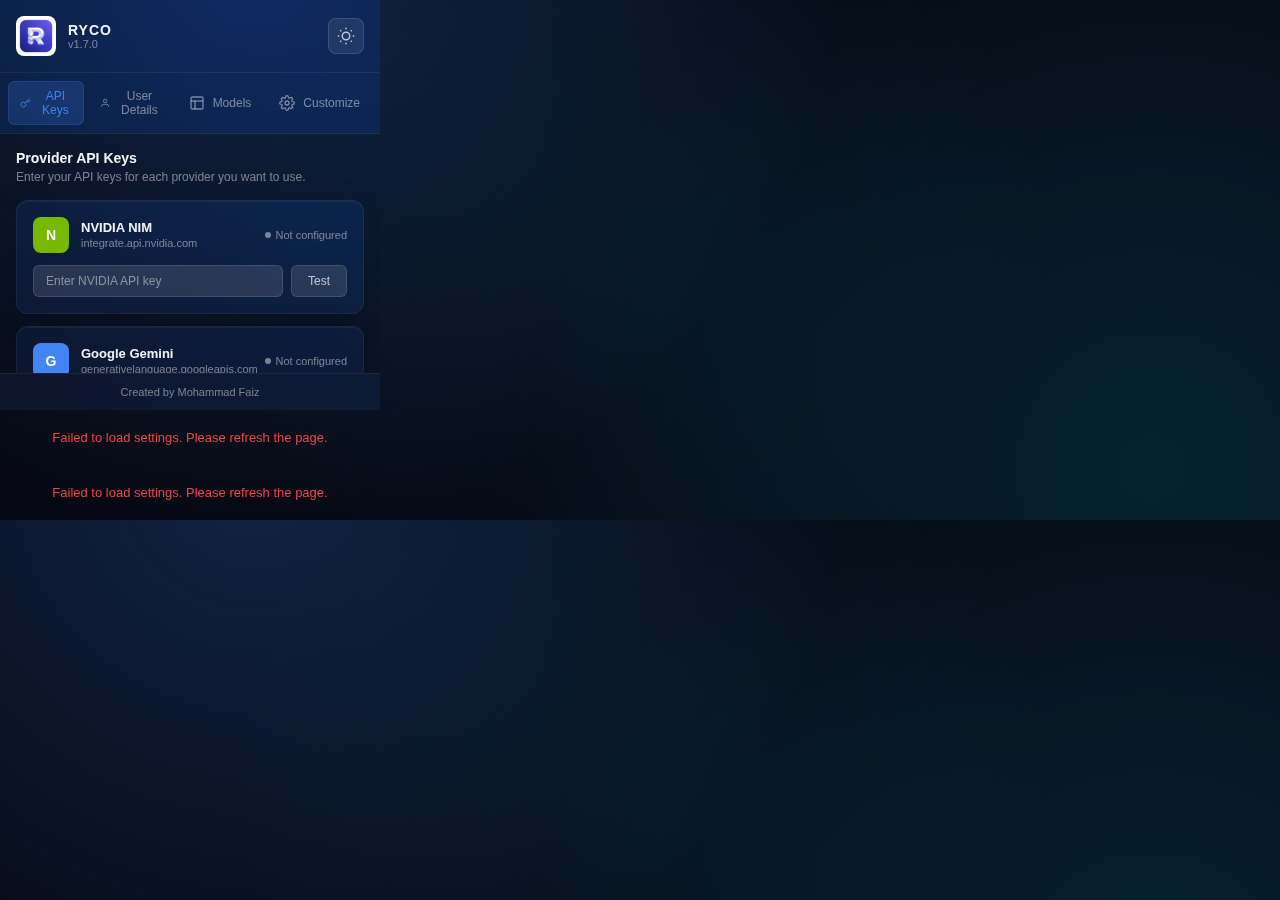
<file: popup.html>
<!DOCTYPE html>
<html lang="en">
<head>
  <meta charset="UTF-8">
  <meta name="viewport" content="width=device-width, initial-scale=1.0">
  <title>Ryco Settings</title>
  <link rel="stylesheet" href="styles/popup.css">
</head>
<body>
  <div class="ryco-popup" id="app">
    <!-- Header -->
    <header class="ryco-header">
      <div class="ryco-logo">
        <img src="icons/icon-48.png" alt="Ryco Logo" class="ryco-logo-image">
        <div class="ryco-logo-content">
          <span class="ryco-logo-text">RYCO</span>
          <span class="ryco-version">v1.7.0</span>
        </div>
      </div>
      <button class="ryco-theme-toggle" id="themeToggle" title="Toggle theme">
        <svg class="icon-light" viewBox="0 0 24 24" fill="none" stroke="currentColor" stroke-width="2">
          <circle cx="12" cy="12" r="5"/>
          <path d="M12 1v2M12 21v2M4.22 4.22l1.42 1.42M18.36 18.36l1.42 1.42M1 12h2M21 12h2M4.22 19.78l1.42-1.42M18.36 5.64l1.42-1.42"/>
        </svg>
        <svg class="icon-dark" viewBox="0 0 24 24" fill="none" stroke="currentColor" stroke-width="2">
          <path d="M21 12.79A9 9 0 1111.21 3 7 7 0 0021 12.79z"/>
        </svg>
      </button>
    </header>

    <!-- Tab Navigation -->
    <nav class="ryco-tabs">
      <button class="ryco-tab active" data-tab="api-keys">
        <svg viewBox="0 0 24 24" fill="none" stroke="currentColor" stroke-width="2">
          <path d="M21 2l-2 2m-7.61 7.61a5.5 5.5 0 11-7.778 7.778 5.5 5.5 0 017.777-7.777zm0 0L15.5 7.5m0 0l3 3L22 7l-3-3m-3.5 3.5L19 4"/>
        </svg>
        API Keys
      </button>
      <button class="ryco-tab" data-tab="user-details">
        <svg viewBox="0 0 24 24" fill="none" stroke="currentColor" stroke-width="2">
          <path d="M20 21v-2a4 4 0 00-4-4H8a4 4 0 00-4 4v2"/>
          <circle cx="12" cy="7" r="4"/>
        </svg>
        User Details
      </button>
      <button class="ryco-tab" data-tab="models">
        <svg viewBox="0 0 24 24" fill="none" stroke="currentColor" stroke-width="2">
          <rect x="3" y="3" width="18" height="18" rx="2" ry="2"/>
          <line x1="3" y1="9" x2="21" y2="9"/>
          <line x1="9" y1="21" x2="9" y2="9"/>
        </svg>
        Models
      </button>
      <button class="ryco-tab" data-tab="customize">
        <svg viewBox="0 0 24 24" fill="none" stroke="currentColor" stroke-width="2">
          <circle cx="12" cy="12" r="3"/>
          <path d="M19.4 15a1.65 1.65 0 00.33 1.82l.06.06a2 2 0 010 2.83 2 2 0 01-2.83 0l-.06-.06a1.65 1.65 0 00-1.82-.33 1.65 1.65 0 00-1 1.51V21a2 2 0 01-2 2 2 2 0 01-2-2v-.09A1.65 1.65 0 009 19.4a1.65 1.65 0 00-1.82.33l-.06.06a2 2 0 01-2.83 0 2 2 0 010-2.83l.06-.06a1.65 1.65 0 00.33-1.82 1.65 1.65 0 00-1.51-1H3a2 2 0 01-2-2 2 2 0 012-2h.09A1.65 1.65 0 004.6 9a1.65 1.65 0 00-.33-1.82l-.06-.06a2 2 0 010-2.83 2 2 0 012.83 0l.06.06a1.65 1.65 0 001.82.33H9a1.65 1.65 0 001-1.51V3a2 2 0 012-2 2 2 0 012 2v.09a1.65 1.65 0 001 1.51 1.65 1.65 0 001.82-.33l.06-.06a2 2 0 012.83 0 2 2 0 010 2.83l-.06.06a1.65 1.65 0 00-.33 1.82V9a1.65 1.65 0 001.51 1H21a2 2 0 012 2 2 2 0 01-2 2h-.09a1.65 1.65 0 00-1.51 1z"/>
        </svg>
        Customize
      </button>
    </nav>

    <!-- Tab Content -->
    <main class="ryco-content">
      <!-- API Keys Tab -->
      <section class="ryco-panel active" id="panel-api-keys">
        <div class="ryco-section">
          <h3 class="ryco-section-title">Provider API Keys</h3>
          <p class="ryco-section-desc">Enter your API keys for each provider you want to use.</p>
        </div>

        <!-- NVIDIA NIM -->
        <div class="ryco-provider-card" data-provider="nvidia">
          <div class="ryco-provider-header">
            <div class="ryco-provider-info">
              <div class="ryco-provider-icon nvidia">
                <span>N</span>
              </div>
              <div>
                <h4>NVIDIA NIM</h4>
                <span class="ryco-provider-url">integrate.api.nvidia.com</span>
              </div>
            </div>
            <div class="ryco-status" id="status-nvidia">
              <span class="ryco-status-dot"></span>
              <span class="ryco-status-text">Not configured</span>
            </div>
          </div>
          <div class="ryco-input-group">
            <input type="password" class="ryco-input" id="key-nvidia" placeholder="Enter NVIDIA API key">
            <button class="ryco-btn ryco-btn-secondary" data-action="test" data-provider="nvidia">
              Test
            </button>
          </div>
        </div>

        <!-- Google Gemini -->
        <div class="ryco-provider-card" data-provider="gemini">
          <div class="ryco-provider-header">
            <div class="ryco-provider-info">
              <div class="ryco-provider-icon gemini">
                <span>G</span>
              </div>
              <div>
                <h4>Google Gemini</h4>
                <span class="ryco-provider-url">generativelanguage.googleapis.com</span>
              </div>
            </div>
            <div class="ryco-status" id="status-gemini">
              <span class="ryco-status-dot"></span>
              <span class="ryco-status-text">Not configured</span>
            </div>
          </div>
          <div class="ryco-input-group">
            <input type="password" class="ryco-input" id="key-gemini" placeholder="Enter Gemini API key">
            <button class="ryco-btn ryco-btn-secondary" data-action="test" data-provider="gemini">
              Test
            </button>
          </div>
        </div>

        <!-- OpenAI -->
        <div class="ryco-provider-card" data-provider="openai">
          <div class="ryco-provider-header">
            <div class="ryco-provider-info">
              <div class="ryco-provider-icon openai">
                <span>O</span>
              </div>
              <div>
                <h4>OpenAI</h4>
                <span class="ryco-provider-url">api.openai.com</span>
              </div>
            </div>
            <div class="ryco-status" id="status-openai">
              <span class="ryco-status-dot"></span>
              <span class="ryco-status-text">Not configured</span>
            </div>
          </div>
          <div class="ryco-input-group">
            <input type="password" class="ryco-input" id="key-openai" placeholder="Enter OpenAI API key">
            <button class="ryco-btn ryco-btn-secondary" data-action="test" data-provider="openai">
              Test
            </button>
          </div>
        </div>

        <button class="ryco-btn ryco-btn-primary ryco-btn-full" id="saveKeys">
          Save All Keys
        </button>
      </section>

      <!-- User Details Tab -->
      <section class="ryco-panel" id="panel-user-details">
        <div class="ryco-section">
          <h3 class="ryco-section-title">User Profile</h3>
          <p class="ryco-section-desc">Provide your details to help AI generate more personalized and accurate responses.</p>
        </div>

        <!-- Personal Information -->
        <div class="ryco-field-group">
          <h4 class="ryco-field-group-title">Personal Information</h4>
          
          <div class="ryco-field">
            <label class="ryco-label" for="user-name">Full Name</label>
            <input type="text" class="ryco-input" id="user-name" placeholder="e.g., Mohammad Faiz">
          </div>

          <div class="ryco-field">
            <label class="ryco-label" for="user-role">Job Title / Role</label>
            <input type="text" class="ryco-input" id="user-role" placeholder="e.g., Software Engineer, Marketing Manager">
          </div>

          <div class="ryco-field">
            <label class="ryco-label" for="user-company">Company / Organization</label>
            <input type="text" class="ryco-input" id="user-company" placeholder="e.g., Tech Corp, Freelance">
          </div>

          <div class="ryco-field">
            <label class="ryco-label" for="user-industry">Industry</label>
            <input type="text" class="ryco-input" id="user-industry" placeholder="e.g., Technology, Healthcare, Finance">
          </div>
        </div>

        <!-- Professional Details -->
        <div class="ryco-field-group">
          <h4 class="ryco-field-group-title">Professional Details</h4>
          
          <div class="ryco-field">
            <label class="ryco-label" for="user-experience">Years of Experience</label>
            <select class="ryco-select" id="user-experience">
              <option value="">Select experience level</option>
              <option value="0-2">0-2 years (Entry Level)</option>
              <option value="3-5">3-5 years (Mid Level)</option>
              <option value="6-10">6-10 years (Senior Level)</option>
              <option value="10+">10+ years (Expert Level)</option>
            </select>
          </div>

          <div class="ryco-field">
            <label class="ryco-label" for="user-skills">Key Skills / Expertise</label>
            <input type="text" class="ryco-input" id="user-skills" placeholder="e.g., Python, Marketing, Design, Project Management">
            <span class="ryco-field-hint">Separate multiple skills with commas</span>
          </div>

          <div class="ryco-field">
            <label class="ryco-label" for="user-goals">Professional Goals</label>
            <textarea class="ryco-textarea" id="user-goals" rows="3" placeholder="e.g., Learn new technologies, improve productivity, grow business"></textarea>
          </div>
        </div>

        <!-- Communication Preferences -->
        <div class="ryco-field-group">
          <h4 class="ryco-field-group-title">Communication Preferences</h4>
          
          <div class="ryco-field">
            <label class="ryco-label" for="user-tone">Preferred Tone</label>
            <select class="ryco-select" id="user-tone">
              <option value="">Select tone</option>
              <option value="professional">Professional & Formal</option>
              <option value="casual">Casual & Friendly</option>
              <option value="technical">Technical & Detailed</option>
              <option value="concise">Concise & Direct</option>
            </select>
          </div>

          <div class="ryco-field">
            <label class="ryco-label" for="user-language">Primary Language</label>
            <select class="ryco-select" id="user-language">
              <option value="English">English</option>
              <option value="Spanish">Spanish</option>
              <option value="French">French</option>
              <option value="German">German</option>
              <option value="Chinese">Chinese</option>
              <option value="Japanese">Japanese</option>
              <option value="Hindi">Hindi</option>
              <option value="Arabic">Arabic</option>
              <option value="Portuguese">Portuguese</option>
              <option value="Russian">Russian</option>
            </select>
          </div>

          <div class="ryco-field">
            <label class="ryco-label" for="user-timezone">Timezone</label>
            <input type="text" class="ryco-input" id="user-timezone" placeholder="e.g., EST, PST, GMT+5:30">
          </div>
        </div>

        <!-- Additional Context -->
        <div class="ryco-field-group">
          <h4 class="ryco-field-group-title">Additional Context</h4>
          
          <div class="ryco-field">
            <label class="ryco-label" for="user-context">Custom Context / Notes</label>
            <textarea class="ryco-textarea" id="user-context" rows="4" placeholder="Add any additional information that would help AI understand your needs better..."></textarea>
            <span class="ryco-field-hint">This information will be included in every AI request as context</span>
          </div>
        </div>

        <div class="ryco-divider"></div>

        <div class="ryco-info-box">
          <svg viewBox="0 0 24 24" fill="none" stroke="currentColor" stroke-width="2">
            <circle cx="12" cy="12" r="10"/>
            <line x1="12" y1="16" x2="12" y2="12"/>
            <line x1="12" y1="8" x2="12.01" y2="8"/>
          </svg>
          <div>
            <strong>Privacy Notice</strong>
            <p>Your information is stored locally on your device and is never sent to external servers. It's only used to enhance AI responses only for you.</p>
          </div>
        </div>

        <button class="ryco-btn ryco-btn-primary ryco-btn-full" id="saveUserDetails">
          Save User Details
        </button>
      </section>

      <!-- Models Tab -->
      <section class="ryco-panel" id="panel-models">
        <div class="ryco-section">
          <h3 class="ryco-section-title">Model Selection</h3>
          <p class="ryco-section-desc">Choose your default provider and preferred models.</p>
        </div>

        <div class="ryco-field">
          <label class="ryco-label">Active Provider</label>
          <div class="ryco-radio-group" id="providerSelect">
            <label class="ryco-radio-card">
              <input type="radio" name="provider" value="nvidia">
              <span class="ryco-radio-content">
                <span class="ryco-provider-icon nvidia small"><span>N</span></span>
                <span>NVIDIA NIM</span>
              </span>
            </label>
            <label class="ryco-radio-card">
              <input type="radio" name="provider" value="gemini">
              <span class="ryco-radio-content">
                <span class="ryco-provider-icon gemini small"><span>G</span></span>
                <span>Google Gemini</span>
              </span>
            </label>
            <label class="ryco-radio-card">
              <input type="radio" name="provider" value="openai" checked>
              <span class="ryco-radio-content">
                <span class="ryco-provider-icon openai small"><span>O</span></span>
                <span>OpenAI</span>
              </span>
            </label>
          </div>
        </div>

        <div class="ryco-model-section" id="modelSection">
          <!-- Model selections will be populated dynamically -->
        </div>
      </section>

      <!-- Customize Tab -->
      <section class="ryco-panel" id="panel-customize">
        <div class="ryco-section">
          <h3 class="ryco-section-title">UI Customization</h3>
          <p class="ryco-section-desc">Personalize how Ryco looks and feels.</p>
        </div>

        <div class="ryco-field">
          <label class="ryco-label">Theme</label>
          <div class="ryco-radio-group">
            <label class="ryco-radio-card">
              <input type="radio" name="theme" value="dark" checked>
              <span class="ryco-radio-content">
                <svg viewBox="0 0 24 24" fill="none" stroke="currentColor" stroke-width="2">
                  <path d="M21 12.79A9 9 0 1111.21 3 7 7 0 0021 12.79z"/>
                </svg>
                <span>Dark</span>
              </span>
            </label>
            <label class="ryco-radio-card">
              <input type="radio" name="theme" value="light">
              <span class="ryco-radio-content">
                <svg viewBox="0 0 24 24" fill="none" stroke="currentColor" stroke-width="2">
                  <circle cx="12" cy="12" r="5"/>
                  <path d="M12 1v2M12 21v2M4.22 4.22l1.42 1.42M18.36 18.36l1.42 1.42M1 12h2M21 12h2M4.22 19.78l1.42-1.42M18.36 5.64l1.42-1.42"/>
                </svg>
                <span>Light</span>
              </span>
            </label>
          </div>
        </div>

        <div class="ryco-divider"></div>

        <div class="ryco-section">
          <h3 class="ryco-section-title">Usage Tips</h3>
        </div>

        <div class="ryco-tip-card">
          <div class="ryco-tip-icon">💡</div>
          <div class="ryco-tip-content">
            <strong>Trigger Ryco</strong>
            <p>Type <code>@Ryco</code> followed by a space and your prompt in any text field.</p>
          </div>
        </div>

        <div class="ryco-tip-card">
          <div class="ryco-tip-icon">⌨️</div>
          <div class="ryco-tip-content">
            <strong>Keyboard Shortcuts</strong>
            <p>Press <kbd>Enter</kbd> to insert the response, <kbd>Esc</kbd> to cancel.</p>
          </div>
        </div>
      </section>
    </main>

    <!-- Footer -->
    <footer class="ryco-footer">
      <span>Created by Mohammad Faiz</span>
    </footer>
  </div>

  <script src="popup.js"></script>
</body>
</html>
</file>
<file: Web/styles.css>
/* Ryco Website Styles - Corporate Premium Design with Dark Theme */

:root {
    /* Colors */
    --primary: #6366f1;
    --primary-hover: #818cf8;
    --primary-dark: #4f46e5;
    --secondary: #0f0f14;
    --accent: #10b981;
    
    /* Provider Colors */
    --nvidia: #76b900;
    --gemini: #4285f4;
    --openai: #00a67e;
    
    /* Light Theme Colors */
    --bg-primary: #ffffff;
    --bg-secondary: #f8f9fa;
    --bg-tertiary: #f1f3f5;
    --bg-card: #ffffff;
    --bg-elevated: #ffffff;
    
    --text-primary: #1a1a1a;
    --text-secondary: #6b7280;
    --text-tertiary: #9ca3af;
    --text-light: #ffffff;
    
    --border: #e5e7eb;
    --border-dark: #d1d5db;
    
    /* Shadows */
    --shadow-sm: 0 1px 2px 0 rgba(0, 0, 0, 0.05);
    --shadow-md: 0 4px 6px -1px rgba(0, 0, 0, 0.1);
    --shadow-lg: 0 10px 15px -3px rgba(0, 0, 0, 0.1);
    --shadow-xl: 0 20px 25px -5px rgba(0, 0, 0, 0.1);
    
    /* Typography */
    --font-family: 'Inter', -apple-system, BlinkMacSystemFont, 'Segoe UI', sans-serif;
    
    /* Spacing */
    --container-width: 1200px;
    --section-padding: 80px 20px;
    
    /* Transitions */
    --transition: 200ms ease;
    --theme-transition: 300ms ease;
}

/* Dark Theme Colors */
@media (prefers-color-scheme: dark) {
    :root:not([data-theme="light"]) {
        --bg-primary: #0f0f14;
        --bg-secondary: #1a1a24;
        --bg-tertiary: #25252f;
        --bg-card: #1a1a24;
        --bg-elevated: #25252f;
        
        --text-primary: #f8f9fa;
        --text-secondary: #b4b8c5;
        --text-tertiary: #8b92a8;
        
        --border: #2d2d3a;
        --border-dark: #3a3a4a;
        
        --shadow-sm: 0 1px 2px 0 rgba(0, 0, 0, 0.3);
        --shadow-md: 0 4px 6px -1px rgba(0, 0, 0, 0.4);
        --shadow-lg: 0 10px 15px -3px rgba(0, 0, 0, 0.5);
        --shadow-xl: 0 20px 25px -5px rgba(0, 0, 0, 0.6);
    }
}

/* Manual Dark Theme Override */
[data-theme="dark"] {
    --bg-primary: #0f0f14;
    --bg-secondary: #1a1a24;
    --bg-tertiary: #25252f;
    --bg-card: #1a1a24;
    --bg-elevated: #25252f;
    
    --text-primary: #f8f9fa;
    --text-secondary: #b4b8c5;
    --text-tertiary: #8b92a8;
    
    --border: #2d2d3a;
    --border-dark: #3a3a4a;
    
    --shadow-sm: 0 1px 2px 0 rgba(0, 0, 0, 0.3);
    --shadow-md: 0 4px 6px -1px rgba(0, 0, 0, 0.4);
    --shadow-lg: 0 10px 15px -3px rgba(0, 0, 0, 0.5);
    --shadow-xl: 0 20px 25px -5px rgba(0, 0, 0, 0.6);
}

/* Manual Light Theme Override */
[data-theme="light"] {
    --bg-primary: #ffffff;
    --bg-secondary: #f8f9fa;
    --bg-tertiary: #f1f3f5;
    --bg-card: #ffffff;
    --bg-elevated: #ffffff;
    
    --text-primary: #1a1a1a;
    --text-secondary: #6b7280;
    --text-tertiary: #9ca3af;
    
    --border: #e5e7eb;
    --border-dark: #d1d5db;
    
    --shadow-sm: 0 1px 2px 0 rgba(0, 0, 0, 0.05);
    --shadow-md: 0 4px 6px -1px rgba(0, 0, 0, 0.1);
    --shadow-lg: 0 10px 15px -3px rgba(0, 0, 0, 0.1);
    --shadow-xl: 0 20px 25px -5px rgba(0, 0, 0, 0.1);
}

/* Base Reset and Performance Optimizations */
*,
*::before,
*::after {
    margin: 0;
    padding: 0;
    box-sizing: border-box;
}

html {
    scroll-behavior: smooth;
    -webkit-font-smoothing: antialiased;
    -moz-osx-font-smoothing: grayscale;
}

body {
    font-family: var(--font-family);
    color: var(--text-primary);
    background: var(--bg-primary);
    line-height: 1.6;
    overflow-x: hidden;
    transition: background-color var(--theme-transition), color var(--theme-transition);
    min-height: 100vh;
}

/* Custom Scrollbar */
::-webkit-scrollbar {
    width: 12px;
    height: 12px;
}

::-webkit-scrollbar-track {
    background: var(--bg-secondary);
}

::-webkit-scrollbar-thumb {
    background: var(--border-dark);
    border-radius: 6px;
    border: 2px solid var(--bg-secondary);
}

::-webkit-scrollbar-thumb:hover {
    background: var(--text-tertiary);
}

/* Firefox scrollbar */
* {
    scrollbar-width: thin;
    scrollbar-color: var(--border-dark) var(--bg-secondary);
}

/* Improve rendering performance */
img,
svg {
    max-width: 100%;
    height: auto;
    display: block;
}

/* Perfect SVG icon integration */
svg {
    flex-shrink: 0;
    vertical-align: middle;
    shape-rendering: geometricPrecision;
    -webkit-backface-visibility: hidden;
    backface-visibility: hidden;
}

/* Ensure icons inherit color properly */
svg path,
svg circle,
svg line,
svg polyline,
svg rect,
svg polygon {
    transition: stroke var(--transition), fill var(--transition);
}

button {
    font-family: inherit;
    cursor: pointer;
}

a {
    color: inherit;
    text-decoration: none;
}

.container {
    max-width: var(--container-width);
    margin: 0 auto;
    padding: 0 20px;
}

/* Navigation */
.navbar {
    position: fixed;
    top: 0;
    left: 0;
    right: 0;
    background: rgba(255, 255, 255, 0.95);
    backdrop-filter: blur(10px);
    border-bottom: 1px solid var(--border);
    z-index: 1000;
    padding: 16px 0;
    transition: background-color var(--theme-transition), border-color var(--theme-transition);
}

@media (prefers-color-scheme: dark) {
    :root:not([data-theme="light"]) .navbar {
        background: rgba(15, 15, 20, 0.95);
    }
}

[data-theme="dark"] .navbar {
    background: rgba(15, 15, 20, 0.95);
}

.navbar .container {
    display: flex;
    align-items: center;
    justify-content: space-between;
}

.nav-brand {
    display: flex;
    align-items: center;
    gap: 12px;
    font-weight: 700;
    font-size: 20px;
    color: var(--text-primary);
}

.nav-logo {
    width: 36px;
    height: 36px;
    border-radius: 8px;
    object-fit: contain;
    transition: transform var(--transition);
}

.nav-logo:hover {
    transform: scale(1.05);
}

.nav-menu {
    display: flex;
    list-style: none;
    gap: 32px;
    align-items: center;
}

.nav-menu a {
    text-decoration: none;
    color: var(--text-secondary);
    font-weight: 500;
    font-size: 15px;
    transition: color var(--transition);
}

.nav-menu a:hover {
    color: var(--primary);
}

.nav-cta {
    background: var(--primary);
    color: white !important;
    padding: 8px 20px;
    border-radius: 8px;
    transition: all var(--transition);
}

.nav-cta:hover {
    background: var(--primary-hover);
    transform: translateY(-1px);
}

.nav-actions {
    display: flex;
    align-items: center;
    gap: 16px;
}

.theme-toggle {
    width: 40px;
    height: 40px;
    border-radius: 10px;
    border: 2px solid var(--border);
    background: var(--bg-card);
    display: flex;
    align-items: center;
    justify-content: center;
    cursor: pointer;
    transition: all var(--transition), background-color var(--theme-transition), border-color var(--theme-transition), transform 0.3s cubic-bezier(0.68, -0.55, 0.265, 1.55);
    position: relative;
}

.theme-toggle:hover {
    border-color: var(--primary);
    background: var(--bg-secondary);
    transform: scale(1.05);
}

.theme-toggle:active {
    transform: scale(0.95);
}

.theme-icon {
    width: 20px;
    height: 20px;
    color: var(--text-primary);
    position: absolute;
    transition: opacity 0.3s ease, transform 0.3s ease, color var(--theme-transition);
    will-change: opacity, transform;
}

.theme-icon-light {
    opacity: 1;
    transform: rotate(0deg) scale(1);
}

.theme-icon-dark {
    opacity: 0;
    transform: rotate(180deg) scale(0);
}

@media (prefers-color-scheme: dark) {
    :root:not([data-theme="light"]) .theme-icon-light {
        opacity: 0;
        transform: rotate(-180deg) scale(0);
    }
    
    :root:not([data-theme="light"]) .theme-icon-dark {
        opacity: 1;
        transform: rotate(0deg) scale(1);
    }
}

[data-theme="dark"] .theme-icon-light {
    opacity: 0;
    transform: rotate(-180deg) scale(0);
}

[data-theme="dark"] .theme-icon-dark {
    opacity: 1;
    transform: rotate(0deg) scale(1);
}

.mobile-menu-toggle {
    display: none;
    flex-direction: column;
    gap: 4px;
    background: none;
    border: none;
    cursor: pointer;
}

.mobile-menu-toggle span {
    width: 24px;
    height: 2px;
    background: var(--text-primary);
    transition: var(--transition);
}

/* Hero Section */
.hero {
    padding: 140px 20px 80px;
    background: linear-gradient(135deg, var(--bg-secondary) 0%, var(--bg-primary) 100%);
    position: relative;
    overflow: hidden;
    transition: background var(--theme-transition);
}

.hero::before {
    content: '';
    position: absolute;
    top: -50%;
    right: -20%;
    width: 800px;
    height: 800px;
    background: radial-gradient(circle, rgba(99, 102, 241, 0.15) 0%, transparent 70%);
    border-radius: 50%;
}

.hero .container {
    display: grid;
    grid-template-columns: 1fr 1fr;
    gap: 60px;
    align-items: center;
    position: relative;
    z-index: 1;
}

.hero-badge {
    display: inline-block;
    background: var(--primary);
    color: white;
    padding: 6px 16px;
    border-radius: 20px;
    font-size: 13px;
    font-weight: 600;
    margin-bottom: 24px;
}

.hero-title {
    font-size: 56px;
    font-weight: 800;
    line-height: 1.1;
    margin-bottom: 20px;
    color: var(--text-primary);
}

.hero-subtitle {
    font-size: 20px;
    color: var(--text-secondary);
    margin-bottom: 32px;
    line-height: 1.6;
}

.hero-actions {
    display: flex;
    gap: 16px;
    margin-bottom: 48px;
}

.btn {
    display: inline-flex;
    align-items: center;
    justify-content: center;
    gap: 8px;
    padding: 14px 28px;
    border-radius: 10px;
    font-weight: 600;
    font-size: 15px;
    text-decoration: none;
    border: none;
    cursor: pointer;
    transition: all var(--transition);
    font-family: var(--font-family);
    position: relative;
    overflow: hidden;
}

.btn svg {
    width: 20px;
    height: 20px;
    flex-shrink: 0;
    transition: transform var(--transition);
}

.btn:hover svg {
    transform: translateY(-1px);
}

.btn-primary {
    background: var(--primary);
    color: white;
}

.btn-primary:hover {
    background: var(--primary-hover);
    transform: translateY(-2px);
    box-shadow: var(--shadow-lg);
}

.btn-primary svg {
    color: white;
    stroke: white;
}

.btn-secondary {
    background: var(--bg-card);
    color: var(--text-primary);
    border: 2px solid var(--border);
    transition: all var(--transition), background-color var(--theme-transition), color var(--theme-transition), border-color var(--theme-transition);
}

.btn-secondary:hover {
    border-color: var(--primary);
    color: var(--primary);
    transform: translateY(-2px);
}

.btn-secondary svg {
    color: currentColor;
    fill: currentColor;
    transition: color var(--transition), fill var(--transition);
}

.btn-large {
    padding: 18px 36px;
    font-size: 17px;
}

.btn-full {
    width: 100%;
    justify-content: center;
}

.hero-stats {
    display: flex;
    gap: 48px;
}

.stat {
    text-align: left;
}

.stat-value {
    font-size: 36px;
    font-weight: 800;
    color: var(--primary);
    line-height: 1;
    margin-bottom: 8px;
}

.stat-label {
    font-size: 14px;
    color: var(--text-secondary);
}

/* Demo Window */
.hero-visual {
    position: relative;
}

.demo-window {
    background: var(--bg-card);
    border-radius: 16px;
    box-shadow: var(--shadow-xl);
    overflow: hidden;
    border: 1px solid var(--border);
    transition: background-color var(--theme-transition), border-color var(--theme-transition);
}

.demo-header {
    background: var(--bg-tertiary);
    padding: 12px 16px;
    display: flex;
    gap: 8px;
    border-bottom: 1px solid var(--border);
    transition: background-color var(--theme-transition), border-color var(--theme-transition);
}

.demo-dot {
    width: 12px;
    height: 12px;
    border-radius: 50%;
    background: var(--border-dark);
    transition: background-color var(--theme-transition);
}

.demo-content {
    padding: 24px;
}

.demo-input {
    background: var(--bg-secondary);
    padding: 16px;
    border-radius: 8px;
    font-family: 'Monaco', 'Courier New', monospace;
    font-size: 14px;
    color: var(--primary);
    margin-bottom: 16px;
    transition: background-color var(--theme-transition);
}

.demo-output {
    background: var(--bg-tertiary);
    padding: 16px;
    border-radius: 8px;
    min-height: 60px;
    transition: background-color var(--theme-transition);
}

.typing-indicator {
    display: flex;
    gap: 6px;
}

.typing-indicator span {
    width: 8px;
    height: 8px;
    border-radius: 50%;
    background: var(--primary);
    animation: typing 1.4s infinite;
}

.typing-indicator span:nth-child(2) {
    animation-delay: 0.2s;
}

.typing-indicator span:nth-child(3) {
    animation-delay: 0.4s;
}

@keyframes typing {
    0%, 60%, 100% {
        opacity: 0.3;
        transform: translateY(0);
    }
    30% {
        opacity: 1;
        transform: translateY(-8px);
    }
}

/* Section Styles */
section {
    padding: var(--section-padding);
}

.section-header {
    text-align: center;
    margin-bottom: 60px;
}

.section-header h2 {
    font-size: 42px;
    font-weight: 800;
    margin-bottom: 16px;
    color: var(--text-primary);
}

.section-header p {
    font-size: 18px;
    color: var(--text-secondary);
}

/* Features Section */
.features {
    background: var(--bg-secondary);
    transition: background-color var(--theme-transition);
}

.features-grid {
    display: grid;
    grid-template-columns: repeat(3, 1fr);
    gap: 32px;
}

.feature-card {
    background: var(--bg-card);
    padding: 32px;
    border-radius: 16px;
    border: 1px solid var(--border);
    transition: all var(--transition), background-color var(--theme-transition), border-color var(--theme-transition);
}

.feature-card:hover {
    transform: translateY(-4px);
    box-shadow: var(--shadow-lg);
    border-color: var(--primary);
}

.feature-icon {
    width: 56px;
    height: 56px;
    background: linear-gradient(135deg, var(--primary), var(--primary-hover));
    border-radius: 12px;
    display: flex;
    align-items: center;
    justify-content: center;
    margin-bottom: 20px;
    transition: transform var(--transition), box-shadow var(--transition);
}

.feature-card:hover .feature-icon {
    transform: translateY(-4px) scale(1.05);
    box-shadow: 0 8px 16px rgba(99, 102, 241, 0.3);
}

.feature-icon svg {
    width: 28px;
    height: 28px;
    color: white;
    stroke: white;
    flex-shrink: 0;
}

.feature-card h3 {
    font-size: 20px;
    font-weight: 700;
    margin-bottom: 12px;
    color: var(--text-primary);
}

.feature-card p {
    color: var(--text-secondary);
    line-height: 1.6;
}

/* Models Section */
.models-grid {
    display: grid;
    grid-template-columns: repeat(3, 1fr);
    gap: 32px;
}

.model-provider {
    background: var(--bg-card);
    border: 1px solid var(--border);
    border-radius: 16px;
    padding: 32px;
    transition: all var(--transition), background-color var(--theme-transition), border-color var(--theme-transition);
}

.model-provider:hover {
    transform: translateY(-4px);
    box-shadow: var(--shadow-lg);
}

.provider-header {
    display: flex;
    align-items: center;
    gap: 16px;
    margin-bottom: 24px;
    padding-bottom: 20px;
    border-bottom: 2px solid var(--bg-secondary);
}

.provider-icon {
    width: 48px;
    height: 48px;
    border-radius: 12px;
    display: flex;
    align-items: center;
    justify-content: center;
    font-weight: 700;
    font-size: 20px;
    color: white;
}

.provider-header.nvidia .provider-icon {
    background: var(--nvidia);
}

.provider-header.gemini .provider-icon {
    background: var(--gemini);
}

.provider-header.openai .provider-icon {
    background: var(--openai);
}

.provider-header h3 {
    font-size: 20px;
    font-weight: 700;
    margin-bottom: 4px;
}

.provider-count {
    font-size: 13px;
    color: var(--text-tertiary);
}

.model-list {
    list-style: none;
}

.model-list li {
    padding: 12px 0;
    border-bottom: 1px solid var(--bg-secondary);
    color: var(--text-secondary);
    font-size: 14px;
}

.model-list li:last-child {
    border-bottom: none;
}

.model-list strong {
    color: var(--text-primary);
    font-weight: 600;
}

/* How It Works */
.how-it-works {
    background: var(--bg-secondary);
    transition: background-color var(--theme-transition);
}

.steps {
    display: flex;
    align-items: center;
    justify-content: center;
    gap: 32px;
    margin-bottom: 48px;
}

.step {
    flex: 1;
    max-width: 280px;
    text-align: center;
}

.step-number {
    width: 64px;
    height: 64px;
    background: linear-gradient(135deg, var(--primary), var(--primary-hover));
    color: white;
    border-radius: 50%;
    display: flex;
    align-items: center;
    justify-content: center;
    font-size: 28px;
    font-weight: 800;
    margin: 0 auto 20px;
}

.step h3 {
    font-size: 20px;
    font-weight: 700;
    margin-bottom: 12px;
}

.step p {
    color: var(--text-secondary);
    line-height: 1.6;
}

.step-arrow {
    font-size: 32px;
    color: var(--primary);
    font-weight: 300;
}

.usage-example {
    max-width: 700px;
    margin: 0 auto;
    background: var(--bg-card);
    border-radius: 12px;
    overflow: hidden;
    border: 1px solid var(--border);
    transition: background-color var(--theme-transition), border-color var(--theme-transition);
}

.example-header {
    background: var(--secondary);
    color: white;
    padding: 12px 20px;
    font-weight: 600;
    font-size: 14px;
}

.example-code {
    padding: 24px;
    background: var(--bg-tertiary);
    transition: background-color var(--theme-transition);
}

.example-code code {
    font-family: 'Monaco', 'Courier New', monospace;
    font-size: 15px;
    color: var(--primary);
}

/* Installation */
.install-tabs {
    display: flex;
    gap: 8px;
    margin-bottom: 32px;
    justify-content: center;
}

.install-tab {
    padding: 12px 24px;
    background: var(--bg-card);
    border: 2px solid var(--border);
    border-radius: 8px;
    font-weight: 600;
    font-size: 15px;
    color: var(--text-secondary);
    cursor: pointer;
    transition: all var(--transition), background-color var(--theme-transition), border-color var(--theme-transition);
}

.install-tab:hover {
    border-color: var(--primary);
    color: var(--primary);
}

.install-tab.active {
    background: var(--primary);
    border-color: var(--primary);
    color: white;
}

.install-content {
    max-width: 800px;
    margin: 0 auto;
}

.install-panel {
    display: none;
}

.install-panel.active {
    display: block;
}

.install-steps {
    background: var(--bg-card);
    padding: 32px 40px;
    border-radius: 12px;
    border: 1px solid var(--border);
    transition: background-color var(--theme-transition), border-color var(--theme-transition);
}

.install-steps li {
    padding: 16px 0;
    border-bottom: 1px solid var(--bg-secondary);
    font-size: 16px;
    line-height: 1.6;
}

.install-steps li:last-child {
    border-bottom: none;
}

.install-steps code {
    background: var(--bg-secondary);
    padding: 2px 8px;
    border-radius: 4px;
    font-family: 'Monaco', monospace;
    font-size: 14px;
    color: var(--primary);
}

.code-block {
    background: var(--secondary);
    border-radius: 12px;
    overflow: hidden;
}

.code-block pre {
    padding: 24px;
    overflow-x: auto;
}

.code-block code {
    font-family: 'Monaco', 'Courier New', monospace;
    font-size: 14px;
    color: #a5d6ff;
    line-height: 1.8;
}

@media (prefers-color-scheme: dark) {
    :root:not([data-theme="light"]) .code-block {
        background: #000000;
    }
}

[data-theme="dark"] .code-block {
    background: #000000;
}

/* Documentation */
.documentation {
    background: var(--bg-secondary);
    transition: background-color var(--theme-transition);
}

.docs-grid {
    display: grid;
    grid-template-columns: repeat(4, 1fr);
    gap: 24px;
}

.doc-card {
    background: var(--bg-card);
    padding: 32px;
    border-radius: 12px;
    border: 1px solid var(--border);
    text-decoration: none;
    transition: all var(--transition), background-color var(--theme-transition), border-color var(--theme-transition);
    text-align: center;
}

.doc-card:hover {
    transform: translateY(-4px);
    box-shadow: var(--shadow-lg);
    border-color: var(--primary);
}

.doc-icon {
    width: 56px;
    height: 56px;
    background: var(--bg-secondary);
    border-radius: 12px;
    display: flex;
    align-items: center;
    justify-content: center;
    margin: 0 auto 20px;
    transition: background-color var(--theme-transition), transform var(--transition);
}

.doc-card:hover .doc-icon {
    transform: scale(1.1) rotate(5deg);
    background: var(--bg-tertiary);
}

.doc-icon svg {
    width: 28px;
    height: 28px;
    color: var(--primary);
    stroke: var(--primary);
    flex-shrink: 0;
    transition: color var(--transition), stroke var(--transition);
}

.doc-card h3 {
    font-size: 18px;
    font-weight: 700;
    margin-bottom: 8px;
    color: var(--text-primary);
}

.doc-card p {
    font-size: 14px;
    color: var(--text-secondary);
    line-height: 1.5;
}

/* CTA Section */
.cta {
    background: linear-gradient(135deg, var(--primary-dark), var(--primary));
    color: white;
    text-align: center;
    padding: 80px 20px;
}

.cta h2 {
    font-size: 42px;
    font-weight: 800;
    margin-bottom: 16px;
}

.cta p {
    font-size: 18px;
    margin-bottom: 32px;
    opacity: 0.9;
}

.cta .btn-primary {
    background: white;
    color: var(--primary);
}

.cta .btn-primary:hover {
    background: var(--bg-secondary);
}

.cta .btn-primary svg {
    stroke: var(--primary);
    color: var(--primary);
}

/* Footer */
.footer {
    background: var(--secondary);
    color: var(--text-light);
    padding: 60px 20px 32px;
}

@media (prefers-color-scheme: dark) {
    :root:not([data-theme="light"]) .footer {
        background: #000000;
    }
}

[data-theme="dark"] .footer {
    background: #000000;
}

.footer-content {
    display: grid;
    grid-template-columns: 1fr 2fr;
    gap: 60px;
    margin-bottom: 48px;
}

.footer-brand {
    display: flex;
    align-items: center;
    gap: 12px;
    font-size: 24px;
    font-weight: 700;
}

.footer-brand img {
    width: 40px;
    height: 40px;
    border-radius: 8px;
    object-fit: contain;
    transition: transform var(--transition);
}

.footer-brand:hover img {
    transform: scale(1.1) rotate(-5deg);
}

.footer-links {
    display: grid;
    grid-template-columns: repeat(3, 1fr);
    gap: 32px;
}

.footer-column h4 {
    font-size: 14px;
    font-weight: 600;
    margin-bottom: 16px;
    text-transform: uppercase;
    letter-spacing: 0.5px;
    opacity: 0.6;
}

.footer-column a {
    display: block;
    color: rgba(255, 255, 255, 0.8);
    text-decoration: none;
    margin-bottom: 12px;
    transition: color var(--transition);
}

.footer-column a:hover {
    color: white;
}

.footer-bottom {
    text-align: center;
    padding-top: 32px;
    border-top: 1px solid rgba(255, 255, 255, 0.1);
}

.footer-bottom p {
    color: rgba(255, 255, 255, 0.6);
    font-size: 14px;
    margin-bottom: 8px;
}

/* Modal - Fullscreen */
.modal {
    display: none;
    position: fixed;
    top: 0;
    left: 0;
    right: 0;
    bottom: 0;
    background: rgba(0, 0, 0, 0.95);
    backdrop-filter: blur(8px);
    z-index: 2000;
    padding: 0;
    overflow-y: auto;
    animation: fadeIn 0.3s ease;
}

@keyframes fadeIn {
    from {
        opacity: 0;
    }
    to {
        opacity: 1;
    }
}

@keyframes slideUp {
    from {
        transform: translateY(20px);
        opacity: 0;
    }
    to {
        transform: translateY(0);
        opacity: 1;
    }
}

.modal.active {
    display: flex;
    align-items: stretch;
    justify-content: center;
}

.modal-content {
    background: var(--bg-card);
    border-radius: 0;
    width: 100%;
    height: 100vh;
    max-width: 100%;
    max-height: 100vh;
    overflow-y: auto;
    box-shadow: none;
    transition: background-color var(--theme-transition);
    display: flex;
    flex-direction: column;
    animation: slideUp 0.4s ease;
}

.modal-large {
    max-width: 100%;
}

.modal-header {
    display: flex;
    align-items: center;
    justify-content: space-between;
    padding: 32px 48px;
    border-bottom: 1px solid var(--border);
    background: var(--bg-card);
    position: sticky;
    top: 0;
    z-index: 10;
    transition: background-color var(--theme-transition), border-color var(--theme-transition);
}

.modal-header h2 {
    font-size: 32px;
    font-weight: 800;
}

.modal-close {
    width: 48px;
    height: 48px;
    border-radius: 12px;
    border: 2px solid var(--border);
    background: var(--bg-secondary);
    font-size: 32px;
    color: var(--text-secondary);
    cursor: pointer;
    transition: all var(--transition);
    display: flex;
    align-items: center;
    justify-content: center;
    line-height: 1;
}

.modal-close:hover {
    background: var(--bg-tertiary);
    color: var(--text-primary);
    border-color: var(--primary);
    transform: scale(1.05);
}

.modal-body {
    padding: 48px;
    flex: 1;
    overflow-y: auto;
    max-width: 1400px;
    margin: 0 auto;
    width: 100%;
}

.modal-description {
    color: var(--text-secondary);
    margin-bottom: 32px;
    line-height: 1.8;
    font-size: 18px;
}

.releases {
    margin-bottom: 24px;
}

.release-card {
    background: var(--bg-secondary);
    border: 1px solid var(--border);
    border-radius: 16px;
    padding: 32px;
    margin-bottom: 24px;
    transition: background-color var(--theme-transition), border-color var(--theme-transition);
}

.release-header {
    display: flex;
    align-items: center;
    justify-content: space-between;
    margin-bottom: 16px;
}

.release-header > div {
    display: flex;
    align-items: center;
    gap: 12px;
}

.release-header h3 {
    font-size: 28px;
    font-weight: 700;
}

.release-badge {
    background: var(--accent);
    color: white;
    padding: 6px 16px;
    border-radius: 16px;
    font-size: 14px;
    font-weight: 600;
}

.release-date {
    color: var(--text-tertiary);
    font-size: 16px;
}

.release-description {
    color: var(--text-secondary);
    margin-bottom: 20px;
    line-height: 1.8;
    font-size: 17px;
}

.release-features {
    display: flex;
    flex-wrap: wrap;
    gap: 8px;
    margin-bottom: 20px;
}

.feature-tag {
    background: var(--bg-card);
    border: 1px solid var(--border);
    padding: 8px 16px;
    border-radius: 8px;
    font-size: 14px;
    font-weight: 600;
    color: var(--text-secondary);
    transition: background-color var(--theme-transition), border-color var(--theme-transition);
}

.install-note {
    display: flex;
    gap: 20px;
    padding: 24px;
    background: var(--bg-secondary);
    border-radius: 12px;
    border-left: 4px solid var(--primary);
    align-items: flex-start;
}

.install-note svg {
    width: 24px;
    height: 24px;
    color: var(--primary);
    stroke: var(--primary);
    flex-shrink: 0;
    margin-top: 2px;
}

.install-note p {
    font-size: 16px;
    color: var(--text-secondary);
    line-height: 1.8;
}

.install-note a {
    color: var(--primary);
    text-decoration: none;
    font-weight: 600;
}

.install-note a:hover {
    text-decoration: underline;
}

.doc-content {
    line-height: 1.8;
    color: var(--text-primary);
    font-size: 17px;
}

.doc-content h1 {
    font-size: 48px;
    font-weight: 800;
    margin-bottom: 24px;
    color: var(--text-primary);
}

.doc-content h2 {
    font-size: 36px;
    font-weight: 700;
    margin-top: 48px;
    margin-bottom: 20px;
    color: var(--text-primary);
}

.doc-content h3 {
    font-size: 28px;
    font-weight: 600;
    margin-top: 32px;
    margin-bottom: 16px;
    color: var(--text-primary);
}

.doc-content p {
    margin-bottom: 20px;
    line-height: 1.8;
}

.doc-content ul, .doc-content ol {
    margin-bottom: 24px;
    padding-left: 32px;
}

.doc-content li {
    margin-bottom: 12px;
    line-height: 1.8;
}

.doc-content code {
    background: var(--bg-secondary);
    padding: 4px 10px;
    border-radius: 6px;
    font-family: 'Monaco', monospace;
    font-size: 15px;
    color: var(--primary);
    border: 1px solid var(--border);
}

.doc-content pre {
    background: var(--secondary);
    padding: 24px;
    border-radius: 12px;
    overflow-x: auto;
    margin-bottom: 24px;
    border: 1px solid var(--border-dark);
}

.doc-content pre code {
    background: none;
    color: #a5d6ff;
    padding: 0;
    border: none;
    font-size: 15px;
}

@media (prefers-color-scheme: dark) {
    :root:not([data-theme="light"]) .doc-content pre {
        background: #000000;
    }
}

[data-theme="dark"] .doc-content pre {
    background: #000000;
}

.doc-content a {
    color: var(--primary);
    text-decoration: none;
}

.doc-content a:hover {
    text-decoration: underline;
}

/* Responsive Design */
@media (max-width: 1024px) {
    .hero .container {
        grid-template-columns: 1fr;
        gap: 40px;
    }
    
    .hero-visual {
        order: -1;
    }
    
    .features-grid,
    .models-grid {
        grid-template-columns: repeat(2, 1fr);
    }
    
    .docs-grid {
        grid-template-columns: repeat(2, 1fr);
    }
}

@media (max-width: 768px) {
    .nav-menu {
        display: none;
    }
    
    .mobile-menu-toggle {
        display: flex;
    }
    
    .nav-actions {
        gap: 12px;
    }
    
    .theme-toggle {
        width: 36px;
        height: 36px;
    }
    
    .theme-icon {
        width: 18px;
        height: 18px;
    }
    
    .hero-title {
        font-size: 40px;
    }
    
    .hero-subtitle {
        font-size: 18px;
    }
    
    .hero-actions {
        flex-direction: column;
    }
    
    .hero-stats {
        flex-direction: column;
        gap: 24px;
    }
    
    .features-grid,
    .models-grid,
    .docs-grid {
        grid-template-columns: 1fr;
    }
    
    .steps {
        flex-direction: column;
    }
    
    .step-arrow {
        transform: rotate(90deg);
    }
    
    .footer-content {
        grid-template-columns: 1fr;
        gap: 32px;
    }
    
    .footer-links {
        grid-template-columns: 1fr;
    }
    
    .section-header h2 {
        font-size: 32px;
    }
}

@media (max-width: 768px) {
    .modal-header {
        padding: 24px 32px;
    }
    
    .modal-header h2 {
        font-size: 24px;
    }
    
    .modal-close {
        width: 40px;
        height: 40px;
        font-size: 28px;
    }
    
    .modal-body {
        padding: 32px 24px;
    }
    
    .doc-content h1 {
        font-size: 32px;
    }
    
    .doc-content h2 {
        font-size: 24px;
    }
    
    .doc-content h3 {
        font-size: 20px;
    }
    
    .doc-content {
        font-size: 16px;
    }
}

@media (max-width: 480px) {
    .hero-title {
        font-size: 32px;
    }
    
    .modal-header {
        padding: 20px 16px;
    }
    
    .modal-body {
        padding: 24px 16px;
    }
}
</file>
<file: website/styles.css>
/* Ryco Website Styles - Corporate Premium Design */

:root {
    /* Colors */
    --primary: #6366f1;
    --primary-hover: #818cf8;
    --primary-dark: #4f46e5;
    --secondary: #0f0f14;
    --accent: #10b981;
    
    /* Provider Colors */
    --nvidia: #76b900;
    --gemini: #4285f4;
    --openai: #00a67e;
    
    /* Neutrals */
    --bg-primary: #ffffff;
    --bg-secondary: #f8f9fa;
    --bg-tertiary: #f1f3f5;
    --bg-dark: #0f0f14;
    --bg-dark-secondary: #1a1a24;
    
    --text-primary: #1a1a1a;
    --text-secondary: #6b7280;
    --text-tertiary: #9ca3af;
    --text-light: #ffffff;
    
    --border: #e5e7eb;
    --border-dark: #d1d5db;
    
    /* Shadows */
    --shadow-sm: 0 1px 2px 0 rgba(0, 0, 0, 0.05);
    --shadow-md: 0 4px 6px -1px rgba(0, 0, 0, 0.1);
    --shadow-lg: 0 10px 15px -3px rgba(0, 0, 0, 0.1);
    --shadow-xl: 0 20px 25px -5px rgba(0, 0, 0, 0.1);
    
    /* Typography */
    --font-family: 'Inter', -apple-system, BlinkMacSystemFont, 'Segoe UI', sans-serif;
    
    /* Spacing */
    --container-width: 1200px;
    --section-padding: 80px 20px;
    
    /* Transitions */
    --transition: 200ms ease;
}

* {
    margin: 0;
    padding: 0;
    box-sizing: border-box;
}

html {
    scroll-behavior: smooth;
}

body {
    font-family: var(--font-family);
    color: var(--text-primary);
    background: var(--bg-primary);
    line-height: 1.6;
    overflow-x: hidden;
}

.container {
    max-width: var(--container-width);
    margin: 0 auto;
    padding: 0 20px;
}

/* Navigation */
.navbar {
    position: fixed;
    top: 0;
    left: 0;
    right: 0;
    background: rgba(255, 255, 255, 0.95);
    backdrop-filter: blur(10px);
    border-bottom: 1px solid var(--border);
    z-index: 1000;
    padding: 16px 0;
}

.navbar .container {
    display: flex;
    align-items: center;
    justify-content: space-between;
}

.nav-brand {
    display: flex;
    align-items: center;
    gap: 12px;
    font-weight: 700;
    font-size: 20px;
    color: var(--text-primary);
}

.nav-logo {
    width: 36px;
    height: 36px;
    border-radius: 8px;
}

.nav-menu {
    display: flex;
    list-style: none;
    gap: 32px;
    align-items: center;
}

.nav-menu a {
    text-decoration: none;
    color: var(--text-secondary);
    font-weight: 500;
    font-size: 15px;
    transition: color var(--transition);
}

.nav-menu a:hover {
    color: var(--primary);
}

.nav-cta {
    background: var(--primary);
    color: white !important;
    padding: 8px 20px;
    border-radius: 8px;
    transition: all var(--transition);
}

.nav-cta:hover {
    background: var(--primary-hover);
    transform: translateY(-1px);
}

.mobile-menu-toggle {
    display: none;
    flex-direction: column;
    gap: 4px;
    background: none;
    border: none;
    cursor: pointer;
}

.mobile-menu-toggle span {
    width: 24px;
    height: 2px;
    background: var(--text-primary);
    transition: var(--transition);
}

/* Hero Section */
.hero {
    padding: 140px 20px 80px;
    background: linear-gradient(135deg, #f8f9fa 0%, #ffffff 100%);
    position: relative;
    overflow: hidden;
}

.hero::before {
    content: '';
    position: absolute;
    top: -50%;
    right: -20%;
    width: 800px;
    height: 800px;
    background: radial-gradient(circle, rgba(99, 102, 241, 0.1) 0%, transparent 70%);
    border-radius: 50%;
}

.hero .container {
    display: grid;
    grid-template-columns: 1fr 1fr;
    gap: 60px;
    align-items: center;
    position: relative;
    z-index: 1;
}

.hero-badge {
    display: inline-block;
    background: var(--primary);
    color: white;
    padding: 6px 16px;
    border-radius: 20px;
    font-size: 13px;
    font-weight: 600;
    margin-bottom: 24px;
}

.hero-title {
    font-size: 56px;
    font-weight: 800;
    line-height: 1.1;
    margin-bottom: 20px;
    color: var(--text-primary);
}

.hero-subtitle {
    font-size: 20px;
    color: var(--text-secondary);
    margin-bottom: 32px;
    line-height: 1.6;
}

.hero-actions {
    display: flex;
    gap: 16px;
    margin-bottom: 48px;
}

.btn {
    display: inline-flex;
    align-items: center;
    gap: 8px;
    padding: 14px 28px;
    border-radius: 10px;
    font-weight: 600;
    font-size: 15px;
    text-decoration: none;
    border: none;
    cursor: pointer;
    transition: all var(--transition);
    font-family: var(--font-family);
}

.btn-primary {
    background: var(--primary);
    color: white;
}

.btn-primary:hover {
    background: var(--primary-hover);
    transform: translateY(-2px);
    box-shadow: var(--shadow-lg);
}

.btn-secondary {
    background: white;
    color: var(--text-primary);
    border: 2px solid var(--border);
}

.btn-secondary:hover {
    border-color: var(--primary);
    color: var(--primary);
    transform: translateY(-2px);
}

.btn-large {
    padding: 18px 36px;
    font-size: 17px;
}

.btn-full {
    width: 100%;
    justify-content: center;
}

.hero-stats {
    display: flex;
    gap: 48px;
}

.stat {
    text-align: left;
}

.stat-value {
    font-size: 36px;
    font-weight: 800;
    color: var(--primary);
    line-height: 1;
    margin-bottom: 8px;
}

.stat-label {
    font-size: 14px;
    color: var(--text-secondary);
}

/* Demo Window */
.hero-visual {
    position: relative;
}

.demo-window {
    background: white;
    border-radius: 16px;
    box-shadow: var(--shadow-xl);
    overflow: hidden;
    border: 1px solid var(--border);
}

.demo-header {
    background: var(--bg-tertiary);
    padding: 12px 16px;
    display: flex;
    gap: 8px;
    border-bottom: 1px solid var(--border);
}

.demo-dot {
    width: 12px;
    height: 12px;
    border-radius: 50%;
    background: var(--border-dark);
}

.demo-content {
    padding: 24px;
}

.demo-input {
    background: var(--bg-secondary);
    padding: 16px;
    border-radius: 8px;
    font-family: 'Monaco', 'Courier New', monospace;
    font-size: 14px;
    color: var(--primary);
    margin-bottom: 16px;
}

.demo-output {
    background: var(--bg-tertiary);
    padding: 16px;
    border-radius: 8px;
    min-height: 60px;
}

.typing-indicator {
    display: flex;
    gap: 6px;
}

.typing-indicator span {
    width: 8px;
    height: 8px;
    border-radius: 50%;
    background: var(--primary);
    animation: typing 1.4s infinite;
}

.typing-indicator span:nth-child(2) {
    animation-delay: 0.2s;
}

.typing-indicator span:nth-child(3) {
    animation-delay: 0.4s;
}

@keyframes typing {
    0%, 60%, 100% {
        opacity: 0.3;
        transform: translateY(0);
    }
    30% {
        opacity: 1;
        transform: translateY(-8px);
    }
}

/* Section Styles */
section {
    padding: var(--section-padding);
}

.section-header {
    text-align: center;
    margin-bottom: 60px;
}

.section-header h2 {
    font-size: 42px;
    font-weight: 800;
    margin-bottom: 16px;
    color: var(--text-primary);
}

.section-header p {
    font-size: 18px;
    color: var(--text-secondary);
}

/* Features Section */
.features {
    background: var(--bg-secondary);
}

.features-grid {
    display: grid;
    grid-template-columns: repeat(3, 1fr);
    gap: 32px;
}

.feature-card {
    background: white;
    padding: 32px;
    border-radius: 16px;
    border: 1px solid var(--border);
    transition: all var(--transition);
}

.feature-card:hover {
    transform: translateY(-4px);
    box-shadow: var(--shadow-lg);
    border-color: var(--primary);
}

.feature-icon {
    width: 56px;
    height: 56px;
    background: linear-gradient(135deg, var(--primary), var(--primary-hover));
    border-radius: 12px;
    display: flex;
    align-items: center;
    justify-content: center;
    margin-bottom: 20px;
}

.feature-icon svg {
    width: 28px;
    height: 28px;
    color: white;
}

.feature-card h3 {
    font-size: 20px;
    font-weight: 700;
    margin-bottom: 12px;
    color: var(--text-primary);
}

.feature-card p {
    color: var(--text-secondary);
    line-height: 1.6;
}

/* Models Section */
.models-grid {
    display: grid;
    grid-template-columns: repeat(3, 1fr);
    gap: 32px;
}

.model-provider {
    background: white;
    border: 1px solid var(--border);
    border-radius: 16px;
    padding: 32px;
    transition: all var(--transition);
}

.model-provider:hover {
    transform: translateY(-4px);
    box-shadow: var(--shadow-lg);
}

.provider-header {
    display: flex;
    align-items: center;
    gap: 16px;
    margin-bottom: 24px;
    padding-bottom: 20px;
    border-bottom: 2px solid var(--bg-secondary);
}

.provider-icon {
    width: 48px;
    height: 48px;
    border-radius: 12px;
    display: flex;
    align-items: center;
    justify-content: center;
    font-weight: 700;
    font-size: 20px;
    color: white;
}

.provider-header.nvidia .provider-icon {
    background: var(--nvidia);
}

.provider-header.gemini .provider-icon {
    background: var(--gemini);
}

.provider-header.openai .provider-icon {
    background: var(--openai);
}

.provider-header h3 {
    font-size: 20px;
    font-weight: 700;
    margin-bottom: 4px;
}

.provider-count {
    font-size: 13px;
    color: var(--text-tertiary);
}

.model-list {
    list-style: none;
}

.model-list li {
    padding: 12px 0;
    border-bottom: 1px solid var(--bg-secondary);
    color: var(--text-secondary);
    font-size: 14px;
}

.model-list li:last-child {
    border-bottom: none;
}

.model-list strong {
    color: var(--text-primary);
    font-weight: 600;
}

/* How It Works */
.how-it-works {
    background: var(--bg-secondary);
}

.steps {
    display: flex;
    align-items: center;
    justify-content: center;
    gap: 32px;
    margin-bottom: 48px;
}

.step {
    flex: 1;
    max-width: 280px;
    text-align: center;
}

.step-number {
    width: 64px;
    height: 64px;
    background: linear-gradient(135deg, var(--primary), var(--primary-hover));
    color: white;
    border-radius: 50%;
    display: flex;
    align-items: center;
    justify-content: center;
    font-size: 28px;
    font-weight: 800;
    margin: 0 auto 20px;
}

.step h3 {
    font-size: 20px;
    font-weight: 700;
    margin-bottom: 12px;
}

.step p {
    color: var(--text-secondary);
    line-height: 1.6;
}

.step-arrow {
    font-size: 32px;
    color: var(--primary);
    font-weight: 300;
}

.usage-example {
    max-width: 700px;
    margin: 0 auto;
    background: white;
    border-radius: 12px;
    overflow: hidden;
    border: 1px solid var(--border);
}

.example-header {
    background: var(--bg-dark);
    color: white;
    padding: 12px 20px;
    font-weight: 600;
    font-size: 14px;
}

.example-code {
    padding: 24px;
    background: var(--bg-tertiary);
}

.example-code code {
    font-family: 'Monaco', 'Courier New', monospace;
    font-size: 15px;
    color: var(--primary);
}

/* Installation */
.install-tabs {
    display: flex;
    gap: 8px;
    margin-bottom: 32px;
    justify-content: center;
}

.install-tab {
    padding: 12px 24px;
    background: white;
    border: 2px solid var(--border);
    border-radius: 8px;
    font-weight: 600;
    font-size: 15px;
    color: var(--text-secondary);
    cursor: pointer;
    transition: all var(--transition);
}

.install-tab:hover {
    border-color: var(--primary);
    color: var(--primary);
}

.install-tab.active {
    background: var(--primary);
    border-color: var(--primary);
    color: white;
}

.install-content {
    max-width: 800px;
    margin: 0 auto;
}

.install-panel {
    display: none;
}

.install-panel.active {
    display: block;
}

.install-steps {
    background: white;
    padding: 32px 40px;
    border-radius: 12px;
    border: 1px solid var(--border);
}

.install-steps li {
    padding: 16px 0;
    border-bottom: 1px solid var(--bg-secondary);
    font-size: 16px;
    line-height: 1.6;
}

.install-steps li:last-child {
    border-bottom: none;
}

.install-steps code {
    background: var(--bg-secondary);
    padding: 2px 8px;
    border-radius: 4px;
    font-family: 'Monaco', monospace;
    font-size: 14px;
    color: var(--primary);
}

.code-block {
    background: var(--bg-dark);
    border-radius: 12px;
    overflow: hidden;
}

.code-block pre {
    padding: 24px;
    overflow-x: auto;
}

.code-block code {
    font-family: 'Monaco', 'Courier New', monospace;
    font-size: 14px;
    color: #a5d6ff;
    line-height: 1.8;
}

/* Documentation */
.documentation {
    background: var(--bg-secondary);
}

.docs-grid {
    display: grid;
    grid-template-columns: repeat(4, 1fr);
    gap: 24px;
}

.doc-card {
    background: white;
    padding: 32px;
    border-radius: 12px;
    border: 1px solid var(--border);
    text-decoration: none;
    transition: all var(--transition);
    text-align: center;
}

.doc-card:hover {
    transform: translateY(-4px);
    box-shadow: var(--shadow-lg);
    border-color: var(--primary);
}

.doc-icon {
    width: 56px;
    height: 56px;
    background: var(--bg-secondary);
    border-radius: 12px;
    display: flex;
    align-items: center;
    justify-content: center;
    margin: 0 auto 20px;
}

.doc-icon svg {
    width: 28px;
    height: 28px;
    color: var(--primary);
}

.doc-card h3 {
    font-size: 18px;
    font-weight: 700;
    margin-bottom: 8px;
    color: var(--text-primary);
}

.doc-card p {
    font-size: 14px;
    color: var(--text-secondary);
    line-height: 1.5;
}

/* CTA Section */
.cta {
    background: linear-gradient(135deg, var(--primary-dark), var(--primary));
    color: white;
    text-align: center;
    padding: 80px 20px;
}

.cta h2 {
    font-size: 42px;
    font-weight: 800;
    margin-bottom: 16px;
}

.cta p {
    font-size: 18px;
    margin-bottom: 32px;
    opacity: 0.9;
}

.cta .btn-primary {
    background: white;
    color: var(--primary);
}

.cta .btn-primary:hover {
    background: var(--bg-secondary);
}

/* Footer */
.footer {
    background: var(--bg-dark);
    color: var(--text-light);
    padding: 60px 20px 32px;
}

.footer-content {
    display: grid;
    grid-template-columns: 1fr 2fr;
    gap: 60px;
    margin-bottom: 48px;
}

.footer-brand {
    display: flex;
    align-items: center;
    gap: 12px;
    font-size: 24px;
    font-weight: 700;
}

.footer-brand img {
    width: 40px;
    height: 40px;
    border-radius: 8px;
}

.footer-links {
    display: grid;
    grid-template-columns: repeat(3, 1fr);
    gap: 32px;
}

.footer-column h4 {
    font-size: 14px;
    font-weight: 600;
    margin-bottom: 16px;
    text-transform: uppercase;
    letter-spacing: 0.5px;
    opacity: 0.6;
}

.footer-column a {
    display: block;
    color: rgba(255, 255, 255, 0.8);
    text-decoration: none;
    margin-bottom: 12px;
    transition: color var(--transition);
}

.footer-column a:hover {
    color: white;
}

.footer-bottom {
    text-align: center;
    padding-top: 32px;
    border-top: 1px solid rgba(255, 255, 255, 0.1);
}

.footer-bottom p {
    color: rgba(255, 255, 255, 0.6);
    font-size: 14px;
    margin-bottom: 8px;
}

/* Modal */
.modal {
    display: none;
    position: fixed;
    top: 0;
    left: 0;
    right: 0;
    bottom: 0;
    background: rgba(0, 0, 0, 0.7);
    backdrop-filter: blur(4px);
    z-index: 2000;
    padding: 20px;
    overflow-y: auto;
}

.modal.active {
    display: flex;
    align-items: center;
    justify-content: center;
}

.modal-content {
    background: white;
    border-radius: 16px;
    max-width: 600px;
    width: 100%;
    max-height: 90vh;
    overflow-y: auto;
    box-shadow: var(--shadow-xl);
}

.modal-large {
    max-width: 900px;
}

.modal-header {
    display: flex;
    align-items: center;
    justify-content: space-between;
    padding: 24px 32px;
    border-bottom: 1px solid var(--border);
}

.modal-header h2 {
    font-size: 24px;
    font-weight: 700;
}

.modal-close {
    width: 36px;
    height: 36px;
    border-radius: 8px;
    border: none;
    background: var(--bg-secondary);
    font-size: 24px;
    color: var(--text-secondary);
    cursor: pointer;
    transition: all var(--transition);
}

.modal-close:hover {
    background: var(--bg-tertiary);
    color: var(--text-primary);
}

.modal-body {
    padding: 32px;
}

.modal-description {
    color: var(--text-secondary);
    margin-bottom: 24px;
    line-height: 1.6;
}

.releases {
    margin-bottom: 24px;
}

.release-card {
    background: var(--bg-secondary);
    border: 1px solid var(--border);
    border-radius: 12px;
    padding: 24px;
    margin-bottom: 16px;
}

.release-header {
    display: flex;
    align-items: center;
    justify-content: space-between;
    margin-bottom: 16px;
}

.release-header > div {
    display: flex;
    align-items: center;
    gap: 12px;
}

.release-header h3 {
    font-size: 20px;
    font-weight: 700;
}

.release-badge {
    background: var(--accent);
    color: white;
    padding: 4px 12px;
    border-radius: 12px;
    font-size: 12px;
    font-weight: 600;
}

.release-date {
    color: var(--text-tertiary);
    font-size: 14px;
}

.release-description {
    color: var(--text-secondary);
    margin-bottom: 16px;
    line-height: 1.6;
}

.release-features {
    display: flex;
    flex-wrap: wrap;
    gap: 8px;
    margin-bottom: 20px;
}

.feature-tag {
    background: white;
    border: 1px solid var(--border);
    padding: 6px 12px;
    border-radius: 6px;
    font-size: 12px;
    font-weight: 600;
    color: var(--text-secondary);
}

.install-note {
    display: flex;
    gap: 16px;
    padding: 16px;
    background: var(--bg-secondary);
    border-radius: 8px;
    border-left: 3px solid var(--primary);
}

.install-note svg {
    width: 20px;
    height: 20px;
    color: var(--primary);
    flex-shrink: 0;
}

.install-note p {
    font-size: 14px;
    color: var(--text-secondary);
    line-height: 1.6;
}

.install-note a {
    color: var(--primary);
    text-decoration: none;
    font-weight: 600;
}

.doc-content {
    line-height: 1.8;
    color: var(--text-primary);
}

.doc-content h1 {
    font-size: 32px;
    margin-bottom: 16px;
}

.doc-content h2 {
    font-size: 24px;
    margin-top: 32px;
    margin-bottom: 12px;
}

.doc-content h3 {
    font-size: 20px;
    margin-top: 24px;
    margin-bottom: 8px;
}

.doc-content p {
    margin-bottom: 16px;
}

.doc-content ul, .doc-content ol {
    margin-bottom: 16px;
    padding-left: 24px;
}

.doc-content li {
    margin-bottom: 8px;
}

.doc-content code {
    background: var(--bg-secondary);
    padding: 2px 6px;
    border-radius: 4px;
    font-family: 'Monaco', monospace;
    font-size: 14px;
    color: var(--primary);
}

.doc-content pre {
    background: var(--bg-dark);
    padding: 16px;
    border-radius: 8px;
    overflow-x: auto;
    margin-bottom: 16px;
}

.doc-content pre code {
    background: none;
    color: #a5d6ff;
    padding: 0;
}

.doc-content a {
    color: var(--primary);
    text-decoration: none;
}

.doc-content a:hover {
    text-decoration: underline;
}

/* Responsive Design */
@media (max-width: 1024px) {
    .hero .container {
        grid-template-columns: 1fr;
        gap: 40px;
    }
    
    .hero-visual {
        order: -1;
    }
    
    .features-grid,
    .models-grid {
        grid-template-columns: repeat(2, 1fr);
    }
    
    .docs-grid {
        grid-template-columns: repeat(2, 1fr);
    }
}

@media (max-width: 768px) {
    .nav-menu {
        display: none;
    }
    
    .mobile-menu-toggle {
        display: flex;
    }
    
    .hero-title {
        font-size: 40px;
    }
    
    .hero-subtitle {
        font-size: 18px;
    }
    
    .hero-actions {
        flex-direction: column;
    }
    
    .hero-stats {
        flex-direction: column;
        gap: 24px;
    }
    
    .features-grid,
    .models-grid,
    .docs-grid {
        grid-template-columns: 1fr;
    }
    
    .steps {
        flex-direction: column;
    }
    
    .step-arrow {
        transform: rotate(90deg);
    }
    
    .footer-content {
        grid-template-columns: 1fr;
        gap: 32px;
    }
    
    .footer-links {
        grid-template-columns: 1fr;
    }
    
    .section-header h2 {
        font-size: 32px;
    }
}

@media (max-width: 480px) {
    .hero-title {
        font-size: 32px;
    }
    
    .modal-content {
        margin: 0;
        border-radius: 0;
        max-height: 100vh;
    }
}
</file>
<file: styles/popup.css>
/* Ryco Popup Dashboard Styles */
/* Premium Corporate Aesthetic */

* {
    margin: 0;
    padding: 0;
    box-sizing: border-box;
}

:root {
    /* Typography */
    --ryco-font-family: 'Inter', -apple-system, BlinkMacSystemFont, 'Segoe UI', Roboto, sans-serif;
    --ryco-font-size-xs: 11px;
    --ryco-font-size-sm: 12px;
    --ryco-font-size-base: 13px;
    --ryco-font-size-lg: 14px;
    --ryco-font-size-xl: 16px;

    /* Spacing */
    --ryco-space-1: 4px;
    --ryco-space-2: 8px;
    --ryco-space-3: 12px;
    --ryco-space-4: 16px;
    --ryco-space-5: 20px;
    --ryco-space-6: 24px;

    /* Border Radius */
    --ryco-radius-sm: 6px;
    --ryco-radius-md: 8px;
    --ryco-radius-lg: 12px;

    /* Transitions */
    --ryco-transition-fast: 150ms ease;
    --ryco-transition-base: 200ms ease;

    /* Provider Colors */
    --ryco-nvidia: #76b900;
    --ryco-gemini: #4285f4;
    --ryco-openai: #00a67e;
}

/* Dark Theme */
body {
    --ryco-bg-base: #060913;
    --ryco-bg-primary: radial-gradient(circle at 20% -10%, rgba(59, 130, 246, 0.22), transparent 50%), radial-gradient(circle at 90% 90%, rgba(6, 182, 212, 0.15), transparent 50%), radial-gradient(circle at 50% 50%, rgba(14, 165, 233, 0.06), transparent 60%), var(--ryco-bg-base);
    --ryco-bg-secondary: rgba(255, 255, 255, 0.04);
    --ryco-bg-tertiary: rgba(255, 255, 255, 0.08);
    --ryco-bg-elevated: rgba(255, 255, 255, 0.12);

    --ryco-border-subtle: rgba(255, 255, 255, 0.06);
    --ryco-border-default: rgba(255, 255, 255, 0.12);
    --ryco-border-strong: rgba(255, 255, 255, 0.20);

    --ryco-text-primary: rgba(255, 255, 255, 0.95);
    --ryco-text-secondary: rgba(255, 255, 255, 0.7);
    --ryco-text-tertiary: rgba(255, 255, 255, 0.45);

    --ryco-accent: #3b82f6;
    --ryco-accent-hover: #60a5fa;
    --ryco-accent-subtle: rgba(59, 130, 246, 0.2);

    --ryco-success: #10b981;
    --ryco-error: #ef4444;
    --ryco-warning: #f59e0b;
}

/* Light Theme */
body.light {
    --ryco-bg-base: #eaeff5;
    --ryco-bg-primary: radial-gradient(circle at 20% -10%, rgba(59, 130, 246, 0.25), transparent 60%), radial-gradient(circle at 90% 90%, rgba(6, 182, 212, 0.2), transparent 50%), radial-gradient(circle at 50% 50%, rgba(14, 165, 233, 0.1), transparent 60%), var(--ryco-bg-base);
    --ryco-bg-secondary: rgba(255, 255, 255, 0.4);
    --ryco-bg-tertiary: rgba(255, 255, 255, 0.65);
    --ryco-bg-elevated: rgba(255, 255, 255, 0.95);

    --ryco-border-subtle: rgba(0, 0, 0, 0.04);
    --ryco-border-default: rgba(0, 0, 0, 0.08);
    --ryco-border-strong: rgba(0, 0, 0, 0.16);

    --ryco-text-primary: rgba(15, 15, 20, 0.95);
    --ryco-text-secondary: rgba(15, 15, 20, 0.7);
    --ryco-text-tertiary: rgba(15, 15, 20, 0.5);

    --ryco-accent: #3b82f6;
    --ryco-accent-hover: #2563eb;
    --ryco-accent-subtle: rgba(59, 130, 246, 0.15);
}

body {
    font-family: var(--ryco-font-family);
    font-size: var(--ryco-font-size-base);
    color: var(--ryco-text-primary);
    background: var(--ryco-bg-primary);
    width: 380px;
    height: 520px;
    margin: 0;
    overflow: hidden;
    position: relative;
}

#app {
    display: flex;
    flex-direction: column;
    height: 100%;
}

/* Glassmorphism Sub-styles */
.ryco-header,
.ryco-tabs,
.ryco-provider-card,
.ryco-input,
.ryco-btn-secondary,
.ryco-radio-content,
.ryco-model-card,
.ryco-select,
.ryco-tip-card,
.ryco-footer,
.ryco-field-group,
.ryco-textarea,
.ryco-info-box {
    backdrop-filter: blur(16px) saturate(180%);
    -webkit-backdrop-filter: blur(16px) saturate(180%);
}

.ryco-provider-card,
.ryco-field-group,
.ryco-info-box,
.ryco-tip-card {
    box-shadow: 0 8px 32px 0 rgba(0, 0, 0, 0.15), inset 0 1px 0 0 rgba(255, 255, 255, 0.05);
}

body.light .ryco-provider-card,
body.light .ryco-field-group,
body.light .ryco-info-box,
body.light .ryco-tip-card {
    box-shadow: 0 8px 32px 0 rgba(0, 0, 0, 0.05), inset 0 1px 0 0 rgba(255, 255, 255, 0.8);
    border: 1px solid rgba(0, 0, 0, 0.05);
}

/* ========== Header ========== */
.ryco-header {
    display: flex;
    align-items: center;
    justify-content: space-between;
    padding: var(--ryco-space-4);
    border-bottom: 1px solid var(--ryco-border-subtle);
    background: var(--ryco-bg-secondary);
}

.ryco-logo {
    display: flex;
    align-items: center;
    gap: var(--ryco-space-3);
}

.ryco-logo-image {
    width: 40px;
    height: 40px;
    border-radius: var(--ryco-radius-md);
}

.ryco-logo-content {
    display: flex;
    flex-direction: column;
}

.ryco-logo-text {
    font-size: var(--ryco-font-size-lg);
    font-weight: 700;
    letter-spacing: 1px;
    color: var(--ryco-text-primary);
}

.ryco-version {
    font-size: var(--ryco-font-size-xs);
    color: var(--ryco-text-tertiary);
}

.ryco-theme-toggle {
    width: 36px;
    height: 36px;
    display: flex;
    align-items: center;
    justify-content: center;
    background: var(--ryco-bg-tertiary);
    border: 1px solid var(--ryco-border-default);
    border-radius: var(--ryco-radius-md);
    cursor: pointer;
    transition: all var(--ryco-transition-fast);
}

.ryco-theme-toggle:hover {
    background: var(--ryco-bg-elevated);
    border-color: var(--ryco-border-strong);
}

.ryco-theme-toggle svg {
    width: 18px;
    height: 18px;
    color: var(--ryco-text-secondary);
}

body .icon-dark {
    display: none;
}

body .icon-light {
    display: block;
}

body.light .icon-dark {
    display: block;
}

body.light .icon-light {
    display: none;
}

/* ========== Tabs ========== */
.ryco-tabs {
    display: flex;
    gap: var(--ryco-space-1);
    padding: var(--ryco-space-2);
    background: var(--ryco-bg-secondary);
    border-bottom: 1px solid var(--ryco-border-subtle);
}

.ryco-tab {
    flex: 1;
    display: flex;
    align-items: center;
    justify-content: center;
    gap: var(--ryco-space-2);
    padding: var(--ryco-space-2) var(--ryco-space-3);
    background: transparent;
    border: none;
    border-radius: var(--ryco-radius-sm);
    font-family: var(--ryco-font-family);
    font-size: var(--ryco-font-size-sm);
    font-weight: 500;
    color: var(--ryco-text-tertiary);
    cursor: pointer;
    transition: all var(--ryco-transition-fast);
}

.ryco-tab svg {
    width: 16px;
    height: 16px;
}

.ryco-tab:hover {
    color: var(--ryco-text-primary);
    background: var(--ryco-bg-tertiary);
}

.ryco-tab:active {
    transform: scale(0.96);
}

.ryco-tab.active {
    color: var(--ryco-accent);
    background: var(--ryco-accent-subtle);
    box-shadow: inset 0 0 0 1px var(--ryco-accent-subtle);
}

/* ========== Content ========== */
.ryco-content {
    padding: var(--ryco-space-4);
    overflow-y: auto;
    flex: 1;
    overscroll-behavior: contain;
    transform: translateZ(0);
}

@keyframes panelFadeIn {
    from {
        opacity: 0;
        transform: translateY(8px) scale(0.99);
    }
    to {
        opacity: 1;
        transform: translateY(0) scale(1);
    }
}

.ryco-panel {
    display: none;
}

.ryco-panel.active {
    display: block;
    animation: panelFadeIn 0.35s cubic-bezier(0.2, 0.8, 0.2, 1) forwards;
}

.ryco-section {
    margin-bottom: var(--ryco-space-4);
}

.ryco-section-title {
    font-size: var(--ryco-font-size-lg);
    font-weight: 600;
    color: var(--ryco-text-primary);
    margin-bottom: var(--ryco-space-1);
}

.ryco-section-desc {
    font-size: var(--ryco-font-size-sm);
    color: var(--ryco-text-tertiary);
}

/* ========== Provider Cards ========== */
.ryco-provider-card {
    padding: var(--ryco-space-4);
    background: var(--ryco-bg-secondary);
    border: 1px solid var(--ryco-border-subtle);
    border-radius: var(--ryco-radius-lg);
    margin-bottom: var(--ryco-space-3);
    transition: all 0.3s cubic-bezier(0.2, 0.8, 0.2, 1);
}

.ryco-provider-card:hover {
    border-color: var(--ryco-border-strong);
    transform: translateY(-2px);
    box-shadow: 0 12px 32px 0 rgba(0, 0, 0, 0.2), inset 0 1px 0 0 rgba(255, 255, 255, 0.1);
}

body.light .ryco-provider-card:hover {
    box-shadow: 0 12px 32px 0 rgba(0, 0, 0, 0.08), inset 0 1px 0 0 rgba(255, 255, 255, 0.8);
}

.ryco-provider-header {
    display: flex;
    align-items: center;
    justify-content: space-between;
    margin-bottom: var(--ryco-space-3);
}

.ryco-provider-info {
    display: flex;
    align-items: center;
    gap: var(--ryco-space-3);
}

.ryco-provider-icon {
    width: 36px;
    height: 36px;
    border-radius: var(--ryco-radius-md);
    display: flex;
    align-items: center;
    justify-content: center;
    font-weight: 700;
    font-size: var(--ryco-font-size-lg);
    color: white;
}

.ryco-provider-icon.small {
    width: 24px;
    height: 24px;
    font-size: var(--ryco-font-size-sm);
}

.ryco-provider-icon.nvidia {
    background: var(--ryco-nvidia);
}

.ryco-provider-icon.gemini {
    background: var(--ryco-gemini);
}

.ryco-provider-icon.openai {
    background: var(--ryco-openai);
}

.ryco-provider-info h4 {
    font-size: var(--ryco-font-size-base);
    font-weight: 600;
    color: var(--ryco-text-primary);
}

.ryco-provider-url {
    font-size: var(--ryco-font-size-xs);
    color: var(--ryco-text-tertiary);
}

.ryco-status {
    display: flex;
    align-items: center;
    gap: var(--ryco-space-1);
    font-size: var(--ryco-font-size-xs);
    color: var(--ryco-text-tertiary);
}

.ryco-status-dot {
    width: 6px;
    height: 6px;
    border-radius: 50%;
    background: var(--ryco-text-tertiary);
}

.ryco-status.connected .ryco-status-dot {
    background: var(--ryco-success);
}

.ryco-status.error .ryco-status-dot {
    background: var(--ryco-error);
}

.ryco-status.testing .ryco-status-dot {
    background: var(--ryco-warning);
    animation: pulse 1s infinite;
}

@keyframes pulse {

    0%,
    100% {
        opacity: 1;
    }

    50% {
        opacity: 0.4;
    }
}

/* ========== Input Group ========== */
.ryco-input-group {
    display: flex;
    gap: var(--ryco-space-2);
}

.ryco-input {
    flex: 1;
    padding: var(--ryco-space-2) var(--ryco-space-3);
    background: var(--ryco-bg-tertiary);
    border: 1px solid var(--ryco-border-default);
    border-radius: var(--ryco-radius-sm);
    font-family: var(--ryco-font-family);
    font-size: var(--ryco-font-size-sm);
    color: var(--ryco-text-primary);
    outline: none;
    transition: all var(--ryco-transition-fast);
}

.ryco-input::placeholder {
    color: var(--ryco-text-tertiary);
}

.ryco-input:focus {
    border-color: var(--ryco-accent);
    box-shadow: 0 0 0 3px var(--ryco-accent-subtle);
}

/* ========== Buttons ========== */
.ryco-btn {
    display: inline-flex;
    align-items: center;
    justify-content: center;
    gap: var(--ryco-space-2);
    padding: var(--ryco-space-2) var(--ryco-space-4);
    border: none;
    border-radius: var(--ryco-radius-sm);
    font-family: var(--ryco-font-family);
    font-size: var(--ryco-font-size-sm);
    font-weight: 500;
    cursor: pointer;
    transition: all 0.2s cubic-bezier(0.2, 0.8, 0.2, 1);
    white-space: nowrap;
}

.ryco-btn:active:not(:disabled) {
    transform: scale(0.96);
}

.ryco-btn-primary {
    background: var(--ryco-accent);
    color: white;
    box-shadow: 0 4px 12px rgba(99, 102, 241, 0.25);
}

.ryco-btn-primary:hover {
    background: var(--ryco-accent-hover);
    transform: translateY(-1px);
    box-shadow: 0 6px 16px rgba(99, 102, 241, 0.35);
}

.ryco-btn-secondary {
    background: var(--ryco-bg-tertiary);
    color: var(--ryco-text-secondary);
    border: 1px solid var(--ryco-border-default);
}

.ryco-btn-secondary:hover {
    background: var(--ryco-bg-elevated);
    color: var(--ryco-text-primary);
}

.ryco-btn-full {
    width: 100%;
    margin-top: var(--ryco-space-3);
}

.ryco-btn:disabled {
    opacity: 0.5;
    cursor: not-allowed;
    transform: none;
}

/* ========== Radio Cards ========== */
.ryco-field {
    margin-bottom: var(--ryco-space-4);
}

.ryco-label {
    display: block;
    font-size: var(--ryco-font-size-sm);
    font-weight: 500;
    color: var(--ryco-text-secondary);
    margin-bottom: var(--ryco-space-2);
}

.ryco-radio-group {
    display: flex;
    gap: var(--ryco-space-2);
}

.ryco-radio-card {
    flex: 1;
    position: relative;
    cursor: pointer;
}

.ryco-radio-card input {
    position: absolute;
    opacity: 0;
    pointer-events: none;
}

.ryco-radio-content {
    display: flex;
    align-items: center;
    justify-content: center;
    gap: var(--ryco-space-2);
    padding: var(--ryco-space-3);
    background: var(--ryco-bg-secondary);
    border: 1px solid var(--ryco-border-default);
    border-radius: var(--ryco-radius-md);
    font-size: var(--ryco-font-size-sm);
    color: var(--ryco-text-secondary);
    transition: all var(--ryco-transition-fast);
}

.ryco-radio-content svg {
    width: 16px;
    height: 16px;
}

.ryco-radio-card:hover .ryco-radio-content {
    background: var(--ryco-bg-tertiary);
    border-color: var(--ryco-border-strong);
}

.ryco-radio-card input:checked+.ryco-radio-content {
    background: var(--ryco-accent-subtle);
    border-color: var(--ryco-accent);
    color: var(--ryco-accent);
    box-shadow: 0 0 0 1px var(--ryco-accent) inset, 0 4px 16px rgba(99, 102, 241, 0.15);
}

/* ========== Model Section ========== */
.ryco-model-section {
    margin-top: var(--ryco-space-4);
}

.ryco-model-card {
    padding: var(--ryco-space-3);
    background: var(--ryco-bg-secondary);
    border: 1px solid var(--ryco-border-subtle);
    border-radius: var(--ryco-radius-md);
    margin-bottom: var(--ryco-space-2);
}

.ryco-model-card h4 {
    font-size: var(--ryco-font-size-sm);
    font-weight: 500;
    color: var(--ryco-text-secondary);
    margin-bottom: var(--ryco-space-2);
}

.ryco-select {
    width: 100%;
    padding: var(--ryco-space-2) var(--ryco-space-3);
    background: var(--ryco-bg-tertiary);
    border: 1px solid var(--ryco-border-default);
    border-radius: var(--ryco-radius-sm);
    font-family: var(--ryco-font-family);
    font-size: var(--ryco-font-size-sm);
    color: var(--ryco-text-primary);
    outline: none;
    cursor: pointer;
    transition: all var(--ryco-transition-fast);
}

.ryco-select:focus {
    border-color: var(--ryco-accent);
}

/* ========== Divider ========== */
.ryco-divider {
    height: 1px;
    background: var(--ryco-border-subtle);
    margin: var(--ryco-space-4) 0;
}

/* ========== Tips ========== */
.ryco-tip-card {
    display: flex;
    gap: var(--ryco-space-3);
    padding: var(--ryco-space-3);
    background: var(--ryco-bg-secondary);
    border: 1px solid var(--ryco-border-subtle);
    border-radius: var(--ryco-radius-md);
    margin-bottom: var(--ryco-space-2);
}

.ryco-tip-icon {
    font-size: var(--ryco-font-size-xl);
}

.ryco-tip-content strong {
    display: block;
    font-size: var(--ryco-font-size-sm);
    font-weight: 600;
    color: var(--ryco-text-primary);
    margin-bottom: var(--ryco-space-1);
}

.ryco-tip-content p {
    font-size: var(--ryco-font-size-xs);
    color: var(--ryco-text-secondary);
    line-height: 1.5;
}

.ryco-tip-content code,
.ryco-tip-content kbd {
    display: inline-block;
    padding: 2px 6px;
    background: var(--ryco-bg-tertiary);
    border-radius: 4px;
    font-family: monospace;
    font-size: var(--ryco-font-size-xs);
    color: var(--ryco-accent);
}

.ryco-tip-content kbd {
    border: 1px solid var(--ryco-border-default);
}

/* ========== Footer ========== */
.ryco-footer {
    padding: var(--ryco-space-3);
    text-align: center;
    font-size: var(--ryco-font-size-xs);
    color: var(--ryco-text-tertiary);
    border-top: 1px solid var(--ryco-border-subtle);
    background: var(--ryco-bg-secondary);
}

/* ========== Scrollbar ========== */
::-webkit-scrollbar {
    width: 4px;
}

::-webkit-scrollbar-track {
    background: transparent;
}

::-webkit-scrollbar-thumb {
    background: rgba(150, 150, 150, 0.2);
    border-radius: 4px;
}

::-webkit-scrollbar-thumb:hover {
    background: rgba(150, 150, 150, 0.4);
}

/* ========== User Details Tab ========== */
.ryco-field-group {
    margin-bottom: var(--ryco-space-5);
    padding: var(--ryco-space-4);
    background: var(--ryco-bg-secondary);
    border: 1px solid var(--ryco-border-subtle);
    border-radius: var(--ryco-radius-lg);
}

.ryco-field-group-title {
    font-size: var(--ryco-font-size-base);
    font-weight: 600;
    color: var(--ryco-text-primary);
    margin-bottom: var(--ryco-space-3);
    padding-bottom: var(--ryco-space-2);
    border-bottom: 1px solid var(--ryco-border-subtle);
}

.ryco-textarea {
    width: 100%;
    padding: var(--ryco-space-2) var(--ryco-space-3);
    background: var(--ryco-bg-tertiary);
    border: 1px solid var(--ryco-border-default);
    border-radius: var(--ryco-radius-sm);
    font-family: var(--ryco-font-family);
    font-size: var(--ryco-font-size-sm);
    color: var(--ryco-text-primary);
    outline: none;
    transition: all var(--ryco-transition-fast);
    resize: vertical;
    min-height: 60px;
}

.ryco-textarea::placeholder {
    color: var(--ryco-text-tertiary);
}

.ryco-textarea:focus {
    border-color: var(--ryco-accent);
    box-shadow: 0 0 0 3px var(--ryco-accent-subtle);
}

.ryco-field-hint {
    display: block;
    font-size: var(--ryco-font-size-xs);
    color: var(--ryco-text-tertiary);
    margin-top: var(--ryco-space-1);
}

.ryco-info-box {
    display: flex;
    gap: var(--ryco-space-3);
    padding: var(--ryco-space-3);
    background: var(--ryco-accent-subtle);
    border: 1px solid var(--ryco-accent);
    border-radius: var(--ryco-radius-md);
    margin-bottom: var(--ryco-space-4);
}

.ryco-info-box svg {
    width: 20px;
    height: 20px;
    color: var(--ryco-accent);
    flex-shrink: 0;
    margin-top: 2px;
}

.ryco-info-box strong {
    display: block;
    font-size: var(--ryco-font-size-sm);
    font-weight: 600;
    color: var(--ryco-text-primary);
    margin-bottom: var(--ryco-space-1);
}

.ryco-info-box p {
    font-size: var(--ryco-font-size-xs);
    color: var(--ryco-text-secondary);
    line-height: 1.5;
    margin: 0;
}
</file>
